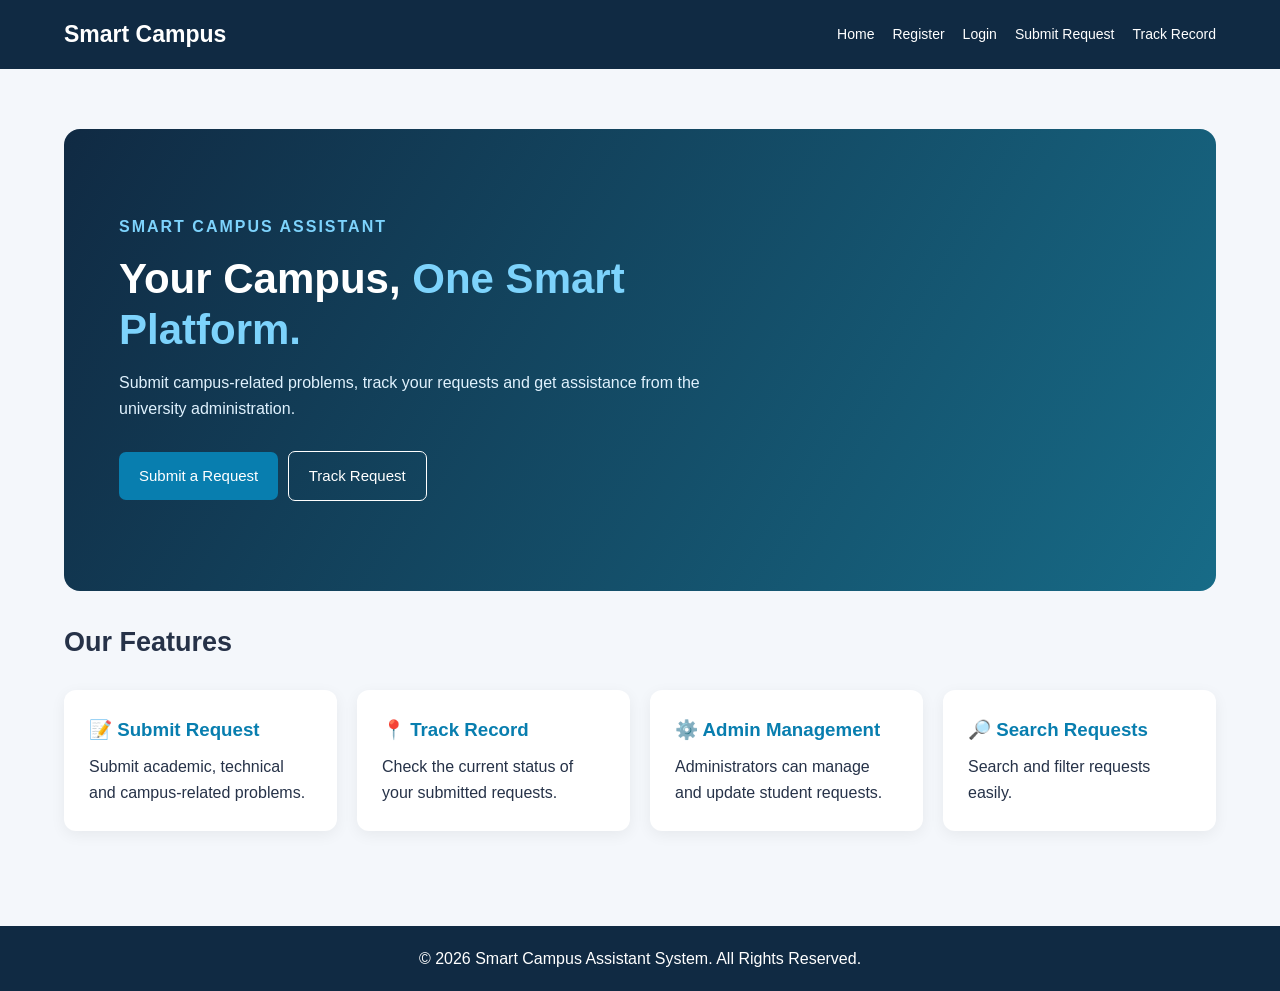
<file: index.html>
<!DOCTYPE html>
<html lang="en">
<head>
    <meta charset="UTF-8">
    <meta name="viewport" content="width=device-width, initial-scale=1.0">
    <title>Smart Campus Assistant System</title>
    <link rel="stylesheet" href="style.css">
</head>
<body>

<header class="header">
    <div class="container nav">
        <a href="#home" class="logo">Smart Campus</a>

        <nav>
            <a href="#home">Home</a>
            <a href="#register">Register</a>
            <a href="#login">Login</a>
            <a href="#submit">Submit Request</a>
            <a href="#track">Track Record</a>
            <a href="#admin" id="adminNav" class="hidden">Admin</a>
        </nav>

        <button id="logoutBtn" class="btn btn-small hidden">Logout</button>
    </div>
</header>

<main class="container">

    <!-- HOME PAGE -->
    <section id="home" class="page active">
        <div class="hero">
            <div>
                <span class="tag">SMART CAMPUS ASSISTANT</span>
                <h1>Your Campus, <span>One Smart Platform.</span></h1>
                <p>
                    Submit campus-related problems, track your requests
                    and get assistance from the university administration.
                </p>
                <a href="#submit" class="btn">Submit a Request</a>
                <a href="#track" class="btn btn-outline">Track Request</a>
            </div>
        </div>

        <h2 class="section-title">Our Features</h2>

        <div class="feature-grid">
            <div class="feature-card">
                <h3>📝 Submit Request</h3>
                <p>Submit academic, technical and campus-related problems.</p>
            </div>

            <div class="feature-card">
                <h3>📍 Track Record</h3>
                <p>Check the current status of your submitted requests.</p>
            </div>

            <div class="feature-card">
                <h3>⚙️ Admin Management</h3>
                <p>Administrators can manage and update student requests.</p>
            </div>

            <div class="feature-card">
                <h3>🔎 Search Requests</h3>
                <p>Search and filter requests easily.</p>
            </div>
        </div>
    </section>

    <!-- REGISTRATION PAGE -->
    <section id="register" class="page">
        <div class="form-card">
            <h2>Create Student Account</h2>
            <p class="muted">Register to use the Smart Campus Assistant.</p>

            <form id="registerForm">
                <label>Full Name</label>
                <input type="text" id="regName" placeholder="Enter your name" required>

                <label>Student ID</label>
                <input type="text" id="regStudentId" placeholder="Enter student ID" required>

                <label>Email Address</label>
                <input type="email" id="regEmail" placeholder="Enter email" required>

                <label>Password</label>
                <input type="password" id="regPassword" placeholder="Minimum 6 characters" minlength="6" required>

                <button type="submit" class="btn full">Register</button>
            </form>

            <p class="form-footer">
                Already have an account? <a href="#login">Login</a>
            </p>
        </div>
    </section>

    <!-- LOGIN PAGE -->
    <section id="login" class="page">
        <div class="form-card">
            <h2>Welcome Back</h2>
            <p class="muted">Login to your account.</p>

            <form id="loginForm">
                <label>Email Address</label>
                <input type="email" id="loginEmail" placeholder="Enter email" required>

                <label>Password</label>
                <input type="password" id="loginPassword" placeholder="Enter password" required>

                <button type="submit" class="btn full">Login</button>
            </form>

            <p class="form-footer">
                Don't have an account? <a href="#register">Register</a>
            </p>

            <div class="demo-info">
                <strong>Demo Admin Login</strong>
                <p>Email: admin@campus.com</p>
                <p>Password: admin123</p>
            </div>
        </div>
    </section>

    <!-- SUBMIT REQUEST PAGE -->
    <section id="submit" class="page">
        <div class="form-card wide">
            <h2>Submit a Campus Request</h2>
            <p class="muted">Describe your problem and submit it to the administration.</p>

            <form id="requestForm">
                <label>Request Title</label>
                <input type="text" id="requestTitle" placeholder="Enter request title" required>

                <label>Request Category</label>
                <select id="requestCategory" required>
                    <option value="">Select category</option>
                    <option>Academic</option>
                    <option>Technical Support</option>
                    <option>Library</option>
                    <option>Transport</option>
                    <option>Administration</option>
                    <option>Other</option>
                </select>

                <label>Location</label>
                <input type="text" id="requestLocation" placeholder="Enter campus location" required>

                <label>Description</label>
                <textarea id="requestDescription" rows="5"
                    placeholder="Describe your problem..." required></textarea>

                <button type="submit" class="btn full">Submit Request</button>
            </form>
        </div>
    </section>

    <!-- TRACK RECORD PAGE -->
    <section id="track" class="page">
        <h2 class="section-title">Track Your Requests</h2>
        <p class="muted">View the status of your submitted requests.</p>

        <div id="trackLoginMessage" class="notice hidden">
            Please <a href="#login">login</a> to track your requests.
        </div>

        <div class="table-wrapper">
            <table>
                <thead>
                    <tr>
                        <th>Request ID</th>
                        <th>Title</th>
                        <th>Category</th>
                        <th>Date</th>
                        <th>Status</th>
                    </tr>
                </thead>
                <tbody id="studentRequestTable">
                    <tr><td colspan="5">No requests found.</td></tr>
                </tbody>
            </table>
        </div>
    </section>

    <!-- ADMIN DASHBOARD -->
    <section id="admin" class="page">
        <h2 class="section-title">Admin Dashboard</h2>
        <p class="muted">Manage student requests and update their status.</p>

        <div class="stats-grid">
            <div class="stat-card">
                <h3 id="totalCount">0</h3>
                <p>Total Requests</p>
            </div>
            <div class="stat-card">
                <h3 id="pendingCount">0</h3>
                <p>Pending</p>
            </div>
            <div class="stat-card">
                <h3 id="progressCount">0</h3>
                <p>In Progress</p>
            </div>
            <div class="stat-card">
                <h3 id="resolvedCount">0</h3>
                <p>Resolved</p>
            </div>
        </div>

        <div class="filter-area">
            <input type="search" id="searchInput" placeholder="Search by ID, title or student...">

            <select id="statusFilter">
                <option value="All">All Status</option>
                <option value="Pending">Pending</option>
                <option value="In Progress">In Progress</option>
                <option value="Resolved">Resolved</option>
                <option value="Rejected">Rejected</option>
            </select>

            <select id="categoryFilter">
                <option value="All">All Categories</option>
                <option>Academic</option>
                <option>Technical Support</option>
                <option>Library</option>
                <option>Transport</option>
                <option>Administration</option>
                <option>Other</option>
            </select>
        </div>

        <div class="table-wrapper">
            <table>
                <thead>
                    <tr>
                        <th>ID</th>
                        <th>Student</th>
                        <th>Title</th>
                        <th>Category</th>
                        <th>Description</th>
                        <th>Date</th>
                        <th>Status</th>
                        <th>Update</th>
                    </tr>
                </thead>
                <tbody id="adminRequestTable">
                    <tr><td colspan="8">No requests found.</td></tr>
                </tbody>
            </table>
        </div>
    </section>

</main>

<footer class="footer">
    <p>© 2026 Smart Campus Assistant System. All Rights Reserved.</p>
</footer>

<script src="script.js"></script>
</body>
</html>
</file>
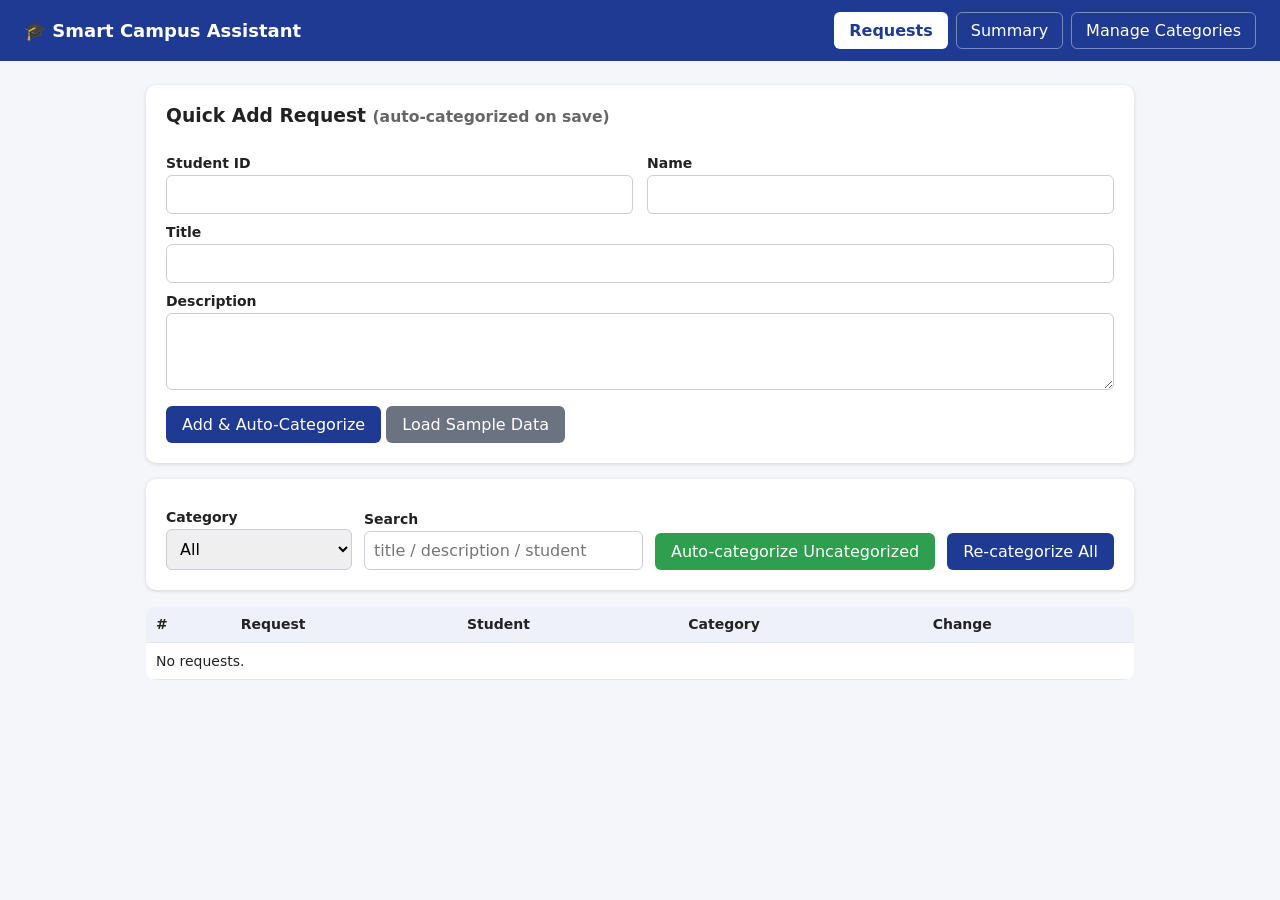
<file: CategorizeRequests.html>
<!DOCTYPE html>
<html lang="en">
<head>
<meta charset="UTF-8">
<meta name="viewport" content="width=device-width, initial-scale=1">
<title>Smart Campus - Categorize Requests</title>
<style>
  *{box-sizing:border-box}
  body{font-family:system-ui,Arial,sans-serif;margin:0;background:#f4f6fa;color:#222}
  nav{background:#1f3a93;padding:12px 24px;display:flex;gap:8px;align-items:center;flex-wrap:wrap}
  nav .brand{color:#fff;font-weight:700;font-size:18px;margin-right:auto}
  nav button{background:transparent;color:#fff;border:1px solid #ffffff66;padding:8px 14px;border-radius:6px;cursor:pointer;font:inherit}
  nav button.active{background:#fff;color:#1f3a93;font-weight:600}
  main{max-width:1020px;margin:24px auto;padding:0 16px}
  .card{background:#fff;border-radius:10px;padding:20px;box-shadow:0 1px 4px #0002;margin-bottom:16px}
  h2,h3{margin-top:0}
  label{display:block;margin-top:10px;font-weight:600;font-size:14px}
  input,select,textarea{width:100%;padding:9px;margin-top:4px;border:1px solid #ccd;border-radius:6px;font:inherit}
  .row{display:grid;grid-template-columns:1fr 1fr;gap:14px}
  .btn{background:#1f3a93;color:#fff;border:0;padding:9px 16px;border-radius:6px;cursor:pointer;margin-top:12px;font:inherit}
  .btn.sec{background:#6b7280}.btn.red{background:#c0392b}.btn.grn{background:#2e9e4f}
  .btn.sm{padding:5px 10px;margin-top:4px;font-size:13px}
  .hidden{display:none}
  .alert{background:#e7f6ec;border-left:4px solid #2e9e4f;padding:10px 14px;margin-bottom:14px;border-radius:4px}
  .alert.err{background:#fdecea;border-color:#c0392b}
  table{width:100%;border-collapse:collapse;background:#fff;border-radius:10px;overflow:hidden}
  th,td{padding:10px;border-bottom:1px solid #e3e6ee;text-align:left;font-size:14px;vertical-align:top}
  th{background:#eef1f9}
  .wrap{overflow-x:auto}
  .chip{display:inline-block;padding:3px 10px;border-radius:12px;font-size:12px;color:#fff;white-space:nowrap}
  .filters{display:grid;grid-template-columns:1fr 1.5fr auto auto;gap:12px;align-items:end}
  .grid{display:grid;grid-template-columns:repeat(auto-fill,minmax(200px,1fr));gap:12px}
  .tile{background:#fff;border-radius:10px;padding:14px;box-shadow:0 1px 4px #0002;border-top:5px solid #999;cursor:pointer}
  .tile b{font-size:26px;display:block}
  .bar{height:14px;background:#e5e7ee;border-radius:7px;overflow:hidden;margin:4px 0 12px}
  .bar i{display:block;height:100%}
  small{color:#666}
  @media(max-width:700px){.row,.filters{grid-template-columns:1fr}}
</style>
</head>
<body>

<nav>
  <span class="brand">🎓 Smart Campus Assistant</span>
  <button id="nav-requests" class="active" onclick="show('requests')">Requests</button>
  <button id="nav-summary" onclick="show('summary')">Summary</button>
  <button id="nav-cats" onclick="show('cats')">Manage Categories</button>
</nav>

<main>
  <div id="msg"></div>

  <!-- REQUESTS -->
  <section id="view-requests">
    <div class="card">
      <h3>Quick Add Request <small>(auto-categorized on save)</small></h3>
      <form id="addForm">
        <div class="row">
          <div><label>Student ID</label><input id="a_sid" required></div>
          <div><label>Name</label><input id="a_name" required></div>
        </div>
        <label>Title</label><input id="a_title" required>
        <label>Description</label><textarea id="a_desc" rows="3" required></textarea>
        <button class="btn" type="submit">Add &amp; Auto-Categorize</button>
        <button class="btn sec" type="button" onclick="addSamples()">Load Sample Data</button>
      </form>
    </div>

    <div class="card filters">
      <div><label>Category</label><select id="f_cat" onchange="renderRequests()"></select></div>
      <div><label>Search</label><input id="f_q" oninput="renderRequests()" placeholder="title / description / student"></div>
      <button class="btn grn" style="margin:0" onclick="autoAll(false)">Auto-categorize Uncategorized</button>
      <button class="btn" style="margin:0" onclick="autoAll(true)">Re-categorize All</button>
    </div>
    <div class="wrap" id="reqTable"></div>
  </section>

  <!-- SUMMARY -->
  <section id="view-summary" class="hidden">
    <div class="grid" id="tiles"></div>
    <div class="card" style="margin-top:16px"><h3>Distribution</h3><div id="bars"></div></div>
  </section>

  <!-- CATEGORIES -->
  <section id="view-cats" class="hidden">
    <div class="card">
      <h3 id="catFormTitle">Add Category</h3>
      <form id="catForm">
        <input type="hidden" id="c_old">
        <div class="row">
          <div><label>Name</label><input id="c_name" required></div>
          <div><label>Color</label><input type="color" id="c_color" value="#1f3a93" style="height:40px"></div>
        </div>
        <label>Keywords (comma separated, used for auto-categorization)</label>
        <textarea id="c_keys" rows="2" placeholder="wifi, internet, password, laptop"></textarea>
        <button class="btn" type="submit">Save Category</button>
        <button class="btn sec" type="button" onclick="resetCatForm()">Clear</button>
        <button class="btn red" type="button" onclick="resetDefaults()">Reset to Defaults</button>
      </form>
    </div>
    <div class="wrap" id="catTable"></div>
  </section>
</main>

<script>
/* ---------- Config ---------- */
const REQ_KEY = "campus_requests";      // shared with the Complaint / Service Request feature
const CAT_KEY = "campus_categories";
const FALLBACK = "Other";

const DEFAULT_CATS = [
  {name:"IT", color:"#2a7de1", keywords:"wifi, wi-fi, internet, network, password, login, portal, email, laptop, computer, software, server, projector, printer, website, lms, account, system"},
  {name:"Classroom", color:"#8e44ad", keywords:"classroom, class, room, board, whiteboard, desk, bench, chair, ac, air conditioner, fan, light, lecture, seat, projector screen, lab"},
  {name:"Transport", color:"#e67e22", keywords:"bus, transport, route, driver, shuttle, vehicle, pickup, drop, schedule, parking, van, stop"},
  {name:"Maintenance", color:"#c0392b", keywords:"leak, broken, repair, toilet, washroom, water, electricity, power, plumbing, lift, elevator, door, window, paint, clean, cleaning"},
  {name:"Lost & Found", color:"#16a085", keywords:"lost, found, missing, wallet, bag, id card, keys, umbrella, phone, belonging, stolen"},
  {name:"Academic Support", color:"#2e9e4f", keywords:"exam, result, grade, marks, course, syllabus, teacher, faculty, assignment, registration, retake, advisor, tutor, class schedule"},
  {name:"Administrative", color:"#7f8c8d", keywords:"certificate, transcript, fee, payment, scholarship, waiver, document, admission, clearance, transfer, office, form"},
  {name:"Library", color:"#d35400", keywords:"library, book, journal, borrow, return, fine, reading room"},
  {name:"Cafeteria", color:"#f39c12", keywords:"cafeteria, canteen, food, meal, menu, lunch, hygiene, price"},
  {name:FALLBACK, color:"#95a5a6", keywords:""}
];

/* ---------- Storage ---------- */
const read = (k, d) => { try { return JSON.parse(localStorage.getItem(k)) || d; } catch { return d; } };
const write = (k, v) => localStorage.setItem(k, JSON.stringify(v));
const getCats = () => { let c = read(CAT_KEY, null); if (!c) { c = DEFAULT_CATS; write(CAT_KEY, c); } return c; };
const getReqs = () => read(REQ_KEY, []);

/* ---------- Helpers ---------- */
const $ = id => document.getElementById(id);
const esc = s => String(s ?? "").replace(/[&<>"']/g, c => ({"&":"&amp;","<":"&lt;",">":"&gt;",'"':"&quot;","'":"&#39;"}[c]));
const now = () => new Date().toLocaleString();
const colorOf = n => (getCats().find(c => c.name === n) || {color:"#999"}).color;
const chip = n => n ? `<span class="chip" style="background:${colorOf(n)}">${esc(n)}</span>` : `<span class="chip" style="background:#bbb">Uncategorized</span>`;

function notify(t, err) {
  $("msg").innerHTML = `<div class="alert ${err ? "err" : ""}">${esc(t)}</div>`;
  setTimeout(() => $("msg").innerHTML = "", 4500);
}

function show(v) {
  ["requests","summary","cats"].forEach(n => {
    $("view-" + n).classList.toggle("hidden", n !== v);
    $("nav-" + n).classList.toggle("active", n === v);
  });
  if (v === "requests") renderRequests();
  if (v === "summary") renderSummary();
  if (v === "cats") renderCats();
}

/* ---------- Auto-categorization engine ---------- */
function classify(text) {
  text = " " + text.toLowerCase().replace(/[^a-z0-9&\- ]/g, " ") + " ";
  let best = FALLBACK, bestScore = 0;
  getCats().forEach(c => {
    if (c.name === FALLBACK) return;
    let score = 0;
    c.keywords.split(",").map(k => k.trim().toLowerCase()).filter(Boolean).forEach(k => {
      // whole-word match; multi-word keywords weigh more
      if (text.includes(" " + k + " ")) score += k.includes(" ") ? 2 : 1;
    });
    if (score > bestScore) { bestScore = score; best = c.name; }
  });
  return best;
}

function autoAll(force) {
  const data = getReqs();
  let n = 0;
  data.forEach(r => {
    if (force || !r.category || r.category === "Uncategorized") {
      const c = classify(r.title + " " + r.description);
      if (c !== r.category) { r.category = c; r.updated_at = now(); n++; }
    }
  });
  write(REQ_KEY, data);
  renderRequests();
  notify(`${n} request(s) categorized.`);
}

/* ---------- Requests view ---------- */
function fillFilter() {
  const sel = $("f_cat"), cur = sel.value;
  sel.innerHTML = `<option value="">All</option><option value="__none">Uncategorized</option>` +
    getCats().map(c => `<option>${esc(c.name)}</option>`).join("");
  sel.value = cur;
}

function renderRequests() {
  fillFilter();
  const fc = $("f_cat").value, q = $("f_q").value.trim().toLowerCase();
  const rows = getReqs().filter(r =>
      (!fc || (fc === "__none" ? !r.category : r.category === fc)) &&
      (!q || [r.title, r.description, r.student_name, r.student_id].some(x => (x || "").toLowerCase().includes(q))))
    .sort((a, b) => b.id - a.id);

  const opts = sel => `<option value="">Uncategorized</option>` +
    getCats().map(c => `<option ${c.name === sel ? "selected" : ""}>${esc(c.name)}</option>`).join("");

  $("reqTable").innerHTML = `<table>
    <tr><th>#</th><th>Request</th><th>Student</th><th>Category</th><th>Change</th></tr>
    ${rows.map(r => `<tr>
      <td>${r.id}</td>
      <td><b>${esc(r.title)}</b><br>${esc(r.description)}</td>
      <td>${esc(r.student_name)}<br><small>${esc(r.student_id)}</small></td>
      <td>${chip(r.category)}</td>
      <td><select onchange="setCat(${r.id}, this.value)">${opts(r.category)}</select>
          <button class="btn sm grn" onclick="suggest(${r.id})">Auto</button></td>
    </tr>`).join("") || `<tr><td colspan="5">No requests.</td></tr>`}
  </table>`;
}

function setCat(id, cat) {
  const data = getReqs(), r = data.find(x => x.id === id);
  if (!r) return;
  r.category = cat; r.updated_at = now();
  write(REQ_KEY, data);
  renderRequests();
  notify(`Request #${id} set to ${cat || "Uncategorized"}.`);
}

function suggest(id) {
  const r = getReqs().find(x => x.id === id);
  if (r) setCat(id, classify(r.title + " " + r.description));
}

$("addForm").addEventListener("submit", e => {
  e.preventDefault();
  const data = getReqs();
  const id = data.length ? Math.max(...data.map(r => r.id)) + 1 : 1;
  const title = $("a_title").value.trim(), description = $("a_desc").value.trim();
  const category = classify(title + " " + description);
  data.push({
    id, student_id: $("a_sid").value.trim(), student_name: $("a_name").value.trim(),
    email: "", title, description, category, location: "", priority: "Medium",
    status: "Pending", remarks: "", created_at: now(), updated_at: now()
  });
  write(REQ_KEY, data);
  e.target.reset();
  renderRequests();
  notify(`Request #${id} added and categorized as ${category}.`);
});

function addSamples() {
  const S = [
    ["WiFi not working in library","Cannot connect to the internet since morning, password rejected."],
    ["Projector broken in room 502","The projector in classroom 502 does not turn on."],
    ["Bus 7 arrives late","Morning bus route 7 is delayed almost daily, driver changes schedule."],
    ["Water leak in washroom","Washroom on 3rd floor has a leaking pipe and no water."],
    ["Lost my wallet","Lost black wallet with ID card near the cafeteria."],
    ["Need transcript and certificate","Requesting official transcript, payment already made."],
    ["Exam result not published","Marks for midterm exam are missing in the portal."],
    ["Suggestion for new club room","We would like a space for the robotics club."]
  ];
  const data = getReqs();
  let id = data.length ? Math.max(...data.map(r => r.id)) : 0;
  S.forEach(([title, description], i) => data.push({
    id: ++id, student_id: "232-35-" + (300 + i), student_name: "Sample Student " + (i + 1), email: "",
    title, description, category: "", location: "", priority: "Medium",
    status: "Pending", remarks: "", created_at: now(), updated_at: now()
  }));
  write(REQ_KEY, data);
  renderRequests();
  notify("Sample requests loaded (uncategorized). Click Auto-categorize.");
}

/* ---------- Summary ---------- */
function renderSummary() {
  const reqs = getReqs(), cats = getCats();
  const counts = cats.map(c => ({...c, n: reqs.filter(r => r.category === c.name).length}));
  const none = reqs.filter(r => !r.category).length;
  const total = reqs.length || 1;

  $("tiles").innerHTML = counts.map(c => `
    <div class="tile" style="border-color:${c.color}" onclick="filterTo('${esc(c.name).replace(/'/g, "\\'")}')">
      <b>${c.n}</b>${esc(c.name)}</div>`).join("") +
    `<div class="tile" style="border-color:#bbb" onclick="filterTo('__none')"><b>${none}</b>Uncategorized</div>`;

  $("bars").innerHTML = counts.concat([{name:"Uncategorized", color:"#bbb", n:none}]).map(c => `
    <div>${esc(c.name)} <small>(${c.n} - ${Math.round(c.n / total * 100)}%)</small></div>
    <div class="bar"><i style="width:${c.n / total * 100}%;background:${c.color}"></i></div>`).join("");
}

function filterTo(c) { show("requests"); $("f_cat").value = c; renderRequests(); }

/* ---------- Manage categories ---------- */
function renderCats() {
  const reqs = getReqs();
  $("catTable").innerHTML = `<table>
    <tr><th>Category</th><th>Keywords</th><th>Requests</th><th>Action</th></tr>
    ${getCats().map(c => `<tr>
      <td>${chip(c.name)}</td><td><small>${esc(c.keywords) || "-"}</small></td>
      <td>${reqs.filter(r => r.category === c.name).length}</td>
      <td><button class="btn sm" onclick="editCat('${esc(c.name).replace(/'/g, "\\'")}')">Edit</button>
          ${c.name === FALLBACK ? "" : `<button class="btn sm red" onclick="delCat('${esc(c.name).replace(/'/g, "\\'")}')">Delete</button>`}</td>
    </tr>`).join("")}
  </table>`;
}

function resetCatForm() {
  $("catForm").reset(); $("c_old").value = ""; $("c_color").value = "#1f3a93";
  $("catFormTitle").textContent = "Add Category"; $("c_name").readOnly = false;
}

function editCat(name) {
  const c = getCats().find(x => x.name === name);
  if (!c) return;
  $("c_old").value = c.name; $("c_name").value = c.name;
  $("c_color").value = c.color; $("c_keys").value = c.keywords;
  $("c_name").readOnly = c.name === FALLBACK;
  $("catFormTitle").textContent = "Edit Category: " + c.name;
  window.scrollTo({top: 0, behavior: "smooth"});
}

$("catForm").addEventListener("submit", e => {
  e.preventDefault();
  const cats = getCats(), old = $("c_old").value, name = $("c_name").value.trim();
  if (cats.some(c => c.name.toLowerCase() === name.toLowerCase() && c.name !== old)) return notify("Category already exists.", true);
  const obj = {name, color: $("c_color").value, keywords: $("c_keys").value.trim()};
  if (old) {
    cats[cats.findIndex(c => c.name === old)] = obj;
    if (old !== name) {                       // keep requests linked when renamed
      const data = getReqs(); data.forEach(r => { if (r.category === old) r.category = name; }); write(REQ_KEY, data);
    }
  } else {
    cats.splice(cats.length - 1, 0, obj);     // keep "Other" last
  }
  write(CAT_KEY, cats);
  resetCatForm(); renderCats();
  notify(`Category "${name}" saved.`);
});

function delCat(name) {
  if (!confirm(`Delete "${name}"? Its requests become Uncategorized.`)) return;
  write(CAT_KEY, getCats().filter(c => c.name !== name));
  const data = getReqs(); data.forEach(r => { if (r.category === name) r.category = ""; }); write(REQ_KEY, data);
  renderCats();
  notify(`Category "${name}" deleted.`);
}

function resetDefaults() {
  if (!confirm("Reset all categories to defaults?")) return;
  write(CAT_KEY, DEFAULT_CATS); renderCats(); notify("Categories reset.");
}

/* ---------- Init ---------- */
getCats();
renderRequests();
</script>
</body>
</html>
</file>
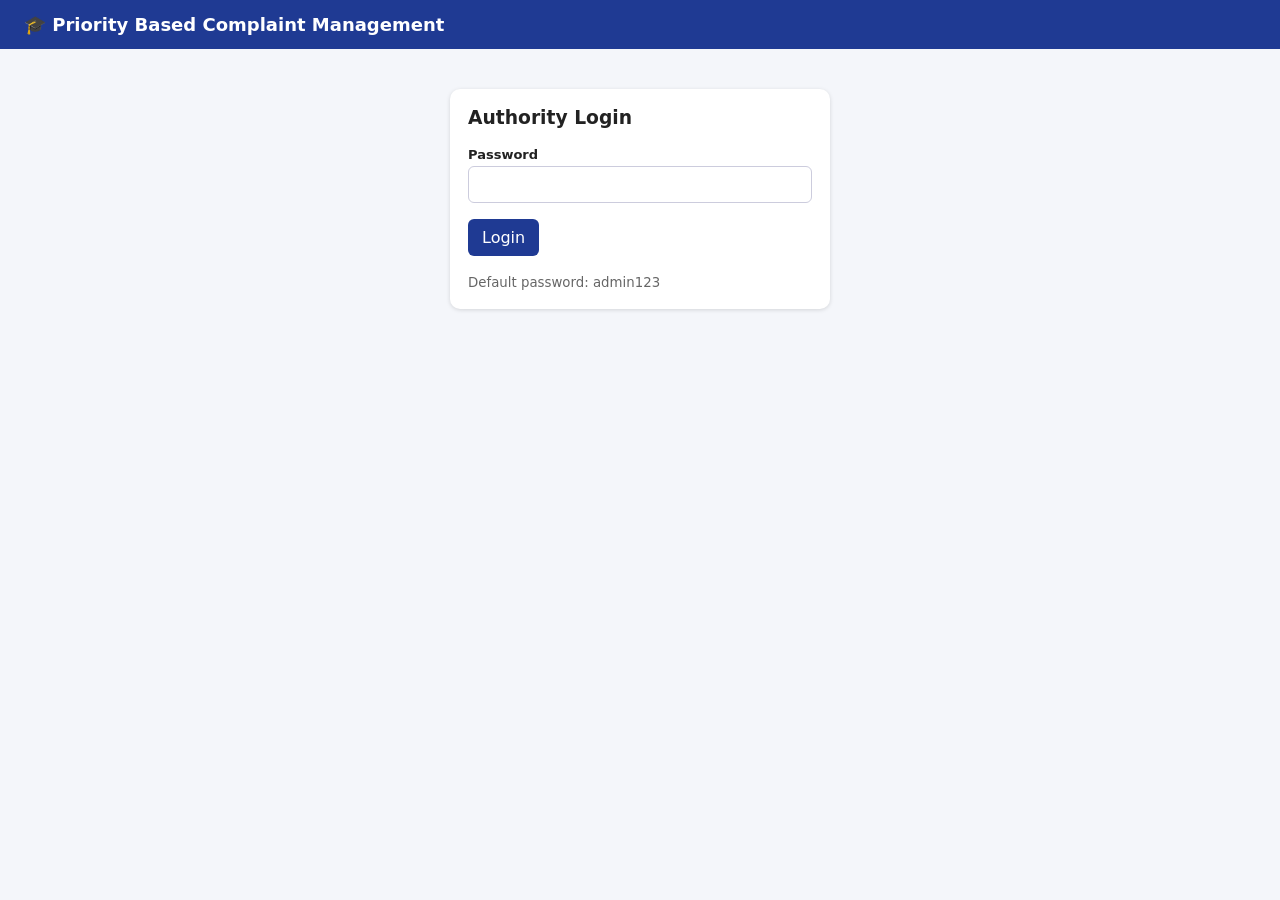
<file: PriorityBasedManagement.html>
<!DOCTYPE html>
<html lang="en">
<head>
<meta charset="UTF-8">
<meta name="viewport" content="width=device-width, initial-scale=1">
<title>Smart Campus - Priority Based Complaint Management</title>
<style>
  *{box-sizing:border-box}
  body{font-family:system-ui,Arial,sans-serif;margin:0;background:#f4f6fa;color:#222}
  nav{background:#1f3a93;padding:14px 24px;color:#fff;font-weight:700;font-size:18px;display:flex;justify-content:space-between;align-items:center}
  nav button{background:transparent;color:#fff;border:1px solid #ffffff66;padding:6px 12px;border-radius:6px;cursor:pointer;font:inherit}
  main{max-width:1150px;margin:24px auto;padding:0 16px}
  .card{background:#fff;border-radius:10px;padding:18px;box-shadow:0 1px 4px #0002;margin-bottom:16px}
  h3{margin-top:0}
  label{display:block;font-weight:600;font-size:13px}
  input,select{width:100%;padding:8px;margin-top:4px;border:1px solid #ccd;border-radius:6px;font:inherit}
  .btn{background:#1f3a93;color:#fff;border:0;padding:9px 14px;border-radius:6px;cursor:pointer;font:inherit}
  .btn.sec{background:#6b7280}.btn.red{background:#c0392b}.btn.grn{background:#2e9e4f}.btn.org{background:#e67e22}
  .btn.sm{padding:5px 9px;font-size:13px;margin-top:5px}
  .hidden{display:none}
  .alert{background:#e7f6ec;border-left:4px solid #2e9e4f;padding:10px 14px;margin-bottom:14px;border-radius:4px}
  .alert.err{background:#fdecea;border-color:#c0392b}
  .stats{display:grid;grid-template-columns:repeat(5,1fr);gap:12px;margin-bottom:16px}
  .tile{background:#fff;border-radius:10px;padding:14px;text-align:center;box-shadow:0 1px 4px #0002;border-top:5px solid #999;cursor:pointer}
  .tile b{font-size:26px;display:block}.tile small{display:block}
  .t-Urgent{border-color:#c0392b}.t-High{border-color:#e67e22}.t-Medium{border-color:#2a7de1}.t-Low{border-color:#2e9e4f}.t-Overdue{border-color:#000}
  .filters{display:grid;grid-template-columns:1.5fr 1fr 1fr 1fr auto;gap:12px;align-items:end}
  .wrap{overflow-x:auto}
  table{width:100%;border-collapse:collapse;background:#fff;border-radius:10px;overflow:hidden}
  th,td{padding:10px;border-bottom:1px solid #e3e6ee;text-align:left;font-size:14px;vertical-align:top}
  th{background:#eef1f9}
  tr.overdue{background:#fff4f2}
  .pri{padding:3px 10px;border-radius:12px;font-size:12px;color:#fff;font-weight:700}
  .pr-Urgent{background:#c0392b}.pr-High{background:#e67e22}.pr-Medium{background:#2a7de1}.pr-Low{background:#2e9e4f}
  .badge{padding:3px 10px;border-radius:12px;font-size:12px;color:#fff;white-space:nowrap}
  .b-Pending{background:#e69500}.b-In-Progress{background:#2a7de1}.b-Resolved{background:#2e9e4f}.b-Rejected{background:#c0392b}
  .sla{font-size:12px;font-weight:600;margin-top:4px}
  .sla.ok{color:#2e9e4f}.sla.warn{color:#e67e22}.sla.bad{color:#c0392b}
  .meter{height:6px;background:#e5e7ee;border-radius:3px;overflow:hidden;margin-top:4px;width:110px}
  .meter i{display:block;height:100%}
  .bar{display:flex;gap:8px;justify-content:space-between;align-items:center;margin-bottom:10px;flex-wrap:wrap}
  .sla-grid{display:grid;grid-template-columns:repeat(4,1fr);gap:12px}
  small{color:#666}
  @media(max-width:800px){.stats,.filters,.sla-grid{grid-template-columns:1fr 1fr}}
</style>
</head>
<body>
<nav><span>🎓 Priority Based Complaint Management</span><button id="logoutBtn" class="hidden" onclick="logout()">Logout</button></nav>

<main>
  <div id="msg"></div>

  <!-- LOGIN -->
  <div id="login" class="card" style="max-width:380px;margin:40px auto">
    <h3>Authority Login</h3>
    <form id="loginForm"><label>Password</label><input type="password" id="pw" required>
      <p><button class="btn" type="submit">Login</button></p></form>
    <small>Default password: admin123</small>
  </div>

  <!-- PANEL -->
  <div id="panel" class="hidden">
    <div class="stats" id="stats"></div>

    <div class="card">
      <h3>SLA Targets <small>(hours to resolve)</small></h3>
      <div class="sla-grid" id="slaGrid"></div>
      <button class="btn sm" onclick="saveSLA()">Save SLA</button>
    </div>

    <div class="card filters">
      <div><label>Search</label><input id="f_q" placeholder="title / student / ticket #"></div>
      <div><label>Priority</label><select id="f_pri"></select></div>
      <div><label>Status</label><select id="f_status"></select></div>
      <div><label>View</label><select id="f_view">
        <option value="open">Open only</option><option value="overdue">Overdue only</option><option value="all">All (incl. closed)</option></select></div>
      <button class="btn sec" onclick="clearFilters()">Clear</button>
    </div>

    <div class="bar">
      <span id="count"></span>
      <span>
        <button class="btn grn sm" onclick="applySuggestions()">Apply Suggested Priorities</button>
        <button class="btn org sm" onclick="escalateOverdue()">Escalate All Overdue</button>
        <button class="btn sm" onclick="addSamples()">Load Sample Data</button>
      </span>
    </div>
    <div class="wrap" id="queue"></div>
  </div>
</main>

<script>
/* ---------- Config ---------- */
const REQ_KEY = "campus_requests";            // shared with other features
const SLA_KEY = "campus_sla";
const PASSWORD = "admin123";
const PRIORITIES = ["Low","Medium","High","Urgent"];            // low -> high
const STATUSES = ["Pending","In Progress","Resolved","Rejected"];
const WEIGHT = {Urgent:1000, High:300, Medium:100, Low:10};
const DEFAULT_SLA = {Urgent:4, High:24, Medium:72, Low:168};

// keyword rules for suggested priority (checked top to bottom)
const RULES = [
  ["Urgent", ["fire","smoke","short circuit","electric shock","gas leak","injury","injured","emergency","harass","ragging","threat","ambulance","medical","unsafe","stuck in lift"]],
  ["High",   ["exam","deadline","leak","no water","power cut","power outage","blackout","not working","broken","lift","result missing","fee","clearance","urgent","asap"]],
  ["Low",    ["suggestion","feedback","idea","request for new","would like","improve","recommend"]]
];

/* ---------- Helpers ---------- */
const $ = id => document.getElementById(id);
const read = () => { try { return JSON.parse(localStorage.getItem(REQ_KEY)) || []; } catch { return []; } };
const write = d => localStorage.setItem(REQ_KEY, JSON.stringify(d));
const getSLA = () => { try { return {...DEFAULT_SLA, ...JSON.parse(localStorage.getItem(SLA_KEY))}; } catch { return {...DEFAULT_SLA}; } };
const esc = s => String(s ?? "").replace(/[&<>"']/g, c => ({"&":"&amp;","<":"&lt;",">":"&gt;",'"':"&quot;","'":"&#39;"}[c]));
const now = () => new Date().toLocaleString();
const isOpen = r => r.status === "Pending" || r.status === "In Progress";
const ts = r => r.created_ts || Date.parse(r.created_at) || Date.now();
const badge = s => `<span class="badge b-${String(s).replace(" ","-")}">${esc(s)}</span>`;
const pri = p => `<span class="pri pr-${p}">${esc(p)}</span>`;
const fillSel = (el, arr) => el.innerHTML = `<option value="">All</option>` + arr.map(x => `<option>${x}</option>`).join("");

function notify(t, err) {
  $("msg").innerHTML = `<div class="alert ${err ? "err" : ""}">${esc(t)}</div>`;
  setTimeout(() => $("msg").innerHTML = "", 4500);
}

function logHistory(r, status, note) {
  if (!Array.isArray(r.history)) {
    r.history = [{status: "Pending", note: "Request submitted.", at: r.created_at}];
  }
  r.history.push({status, note, at: now()});
}

/* ---------- Priority / SLA logic ---------- */
function suggest(r) {
  const text = " " + (r.title + " " + r.description).toLowerCase() + " ";
  for (const [p, words] of RULES) if (words.some(w => text.includes(w))) return p;
  return "Medium";
}

function slaInfo(r) {
  const sla = getSLA()[r.priority] || 72;
  const elapsed = (Date.now() - ts(r)) / 3600000;       // hours
  const ratio = elapsed / sla;
  return { sla, elapsed, ratio, overdue: isOpen(r) && ratio >= 1, left: sla - elapsed };
}

const score = r => (WEIGHT[r.priority] || 100) + slaInfo(r).ratio * 100;

function fmtH(h) {
  const a = Math.abs(h);
  const t = a >= 24 ? `${Math.floor(a / 24)}d ${Math.round(a % 24)}h` : `${Math.floor(a)}h ${Math.round((a % 1) * 60)}m`;
  return t;
}

/* ---------- Auth ---------- */
function syncAuth() {
  const ok = sessionStorage.getItem("campus_admin") === "1";
  $("login").classList.toggle("hidden", ok);
  $("panel").classList.toggle("hidden", !ok);
  $("logoutBtn").classList.toggle("hidden", !ok);
  if (ok) render();
}
$("loginForm").addEventListener("submit", e => {
  e.preventDefault();
  if ($("pw").value === PASSWORD) { sessionStorage.setItem("campus_admin", "1"); $("pw").value = ""; syncAuth(); }
  else notify("Wrong password.", true);
});
function logout() { sessionStorage.removeItem("campus_admin"); syncAuth(); }

/* ---------- Render ---------- */
function renderStats() {
  const open = read().filter(isOpen);
  const overdue = open.filter(r => slaInfo(r).overdue).length;
  $("stats").innerHTML = [...PRIORITIES].reverse().map(p =>
      `<div class="tile t-${p}" onclick="quick('${p}')"><b>${open.filter(r => r.priority === p).length}</b>${p}<small>open</small></div>`).join("") +
    `<div class="tile t-Overdue" onclick="quickOverdue()"><b>${overdue}</b>Overdue<small>past SLA</small></div>`;
}

function renderSLA() {
  const s = getSLA();
  $("slaGrid").innerHTML = [...PRIORITIES].reverse().map(p =>
    `<div><label>${pri(p)} hours</label><input type="number" min="1" id="sla_${p}" value="${s[p]}"></div>`).join("");
}

function filtered() {
  const q = $("f_q").value.trim().toLowerCase(), fp = $("f_pri").value, fs = $("f_status").value, v = $("f_view").value;
  return read().filter(r => {
    if (v === "open" && !isOpen(r)) return false;
    if (v === "overdue" && !slaInfo(r).overdue) return false;
    if (fp && r.priority !== fp) return false;
    if (fs && r.status !== fs) return false;
    if (q && ![r.title, r.student_name, r.student_id, String(r.id)].some(x => String(x ?? "").toLowerCase().includes(q))) return false;
    return true;
  }).sort((a, b) => (isOpen(b) - isOpen(a)) || score(b) - score(a));
}

function render() {
  renderStats();
  const rows = filtered();
  $("count").innerHTML = `<b>${rows.length}</b> request(s) - sorted by priority, then SLA urgency`;

  $("queue").innerHTML = `<table>
    <tr><th>#</th><th>Request</th><th>Priority</th><th>SLA</th><th>Status</th><th>Action</th></tr>
    ${rows.map(r => {
      const i = slaInfo(r), open = isOpen(r);
      const cls = i.overdue ? "bad" : (i.ratio > 0.75 ? "warn" : "ok");
      const pct = Math.min(100, i.ratio * 100);
      const sg = suggest(r);
      return `<tr class="${i.overdue ? "overdue" : ""}">
        <td>${r.id}</td>
        <td><b>${esc(r.title)}</b><br><small>${esc(r.student_name)} (${esc(r.student_id)}) | ${esc(r.category) || "Uncategorized"}</small>
            <br>${esc(r.description)}</td>
        <td>${pri(r.priority)}${open && sg !== r.priority ? `<br><small>Suggested: <b>${sg}</b></small>` : ""}</td>
        <td>${open ? `<div class="sla ${cls}">${i.overdue ? "Overdue by " + fmtH(i.left) : fmtH(i.left) + " left"}</div>
              <div class="meter"><i style="width:${pct}%;background:${i.overdue ? "#c0392b" : (i.ratio > .75 ? "#e67e22" : "#2e9e4f")}"></i></div>
              <small>SLA ${i.sla}h</small>` : "<small>Closed</small>"}</td>
        <td>${badge(r.status)}</td>
        <td>
          <select id="pr-${r.id}">${PRIORITIES.map(p => `<option ${p === r.priority ? "selected" : ""}>${p}</option>`).join("")}</select>
          <select id="st-${r.id}" style="margin-top:5px">${STATUSES.map(s => `<option ${s === r.status ? "selected" : ""}>${s}</option>`).join("")}</select>
          <input id="rm-${r.id}" placeholder="Remarks" value="${esc(r.remarks)}" style="margin-top:5px">
          <button class="btn sm" onclick="saveRow(${r.id})">Save</button>
          ${open ? `<button class="btn sm org" onclick="escalate(${r.id})">Escalate</button>` : ""}
        </td></tr>`;
    }).join("") || `<tr><td colspan="6">No requests.</td></tr>`}
  </table>`;
}

/* ---------- Actions ---------- */
function quick(p) { $("f_pri").value = p; $("f_view").value = "open"; render(); }
function quickOverdue() { $("f_view").value = "overdue"; render(); }
function clearFilters() { $("f_q").value = ""; $("f_pri").value = ""; $("f_status").value = ""; $("f_view").value = "open"; render(); }

function saveRow(id) {
  const data = read(), r = data.find(x => x.id === id);
  if (!r) return;
  const np = $("pr-" + id).value, ns = $("st-" + id).value, remarks = $("rm-" + id).value.trim();
  const notes = [];
  if (np !== r.priority) { notes.push(`Priority changed ${r.priority} to ${np}.`); r.priority = np; }
  if (ns !== r.status || remarks !== (r.remarks || "")) {
    notes.push(remarks || "Status updated.");
    r.status = ns; r.remarks = remarks;
  }
  if (notes.length) { logHistory(r, r.status, notes.join(" ")); r.updated_at = now(); write(data); notify(`Request #${id} updated.`); }
  render();
}

function bump(r, reason) {
  const i = PRIORITIES.indexOf(r.priority);
  if (i >= PRIORITIES.length - 1) return false;
  const old = r.priority;
  r.priority = PRIORITIES[i + 1];
  logHistory(r, r.status, `Priority escalated ${old} to ${r.priority}. ${reason}`);
  r.updated_at = now();
  return true;
}

function escalate(id) {
  const data = read(), r = data.find(x => x.id === id);
  if (!r) return;
  if (!bump(r, "Manual escalation.")) return notify("Already at the highest priority.", true);
  write(data); render(); notify(`Request #${id} escalated to ${r.priority}.`);
}

function escalateOverdue() {
  const data = read();
  let n = 0;
  data.filter(r => isOpen(r) && slaInfo(r).overdue).forEach(r => { if (bump(r, "Auto-escalated: SLA breached.")) n++; });
  write(data); render();
  notify(`${n} overdue request(s) escalated.`);
}

function applySuggestions() {
  if (!confirm("Set priority of all open requests to the keyword-based suggestion?")) return;
  const data = read();
  let n = 0;
  data.filter(isOpen).forEach(r => {
    const s = suggest(r);
    if (s !== r.priority) { logHistory(r, r.status, `Priority set ${r.priority} to ${s} (suggested).`); r.priority = s; r.updated_at = now(); n++; }
  });
  write(data); render();
  notify(`${n} request(s) re-prioritized.`);
}

function saveSLA() {
  const s = {};
  PRIORITIES.forEach(p => s[p] = Math.max(1, +$("sla_" + p).value || DEFAULT_SLA[p]));
  localStorage.setItem(SLA_KEY, JSON.stringify(s));
  render(); notify("SLA targets saved.");
}

function addSamples() {
  const H = h => Date.now() - h * 3600000;
  const S = [
    ["Sparks from socket in Lab 3","Fire risk, sparks coming from wall socket, smoke smell.","Maintenance",  "Medium", 2],
    ["WiFi not working in library","Internet is down since morning.","IT","Medium", 30],
    ["Midterm result missing","Marks are not on the portal and the exam board closes soon.","Academic Support","Medium", 20],
    ["Suggestion: add more benches","Would like more benches in the garden.","Other","Medium", 10],
    ["Water leak in washroom","3rd floor pipe is leaking badly.","Maintenance","High", 40],
    ["Bus 7 is late","Morning bus delayed almost daily.","Transport","Low", 200],
    ["Need transcript copy","Requesting transcript, fee paid.","Administrative","Medium", 5]
  ];
  const data = read();
  let id = data.length ? Math.max(...data.map(r => r.id)) : 0;
  S.forEach(([title, description, category, priority, hrs], i) => data.push({
    id: ++id, student_id: "232-35-" + (300 + i), student_name: "Sample Student " + (i + 1), email: "",
    title, description, category, priority, status: i === 4 ? "In Progress" : "Pending", location: "", remarks: "",
    created_ts: H(hrs), created_at: new Date(H(hrs)).toLocaleString(), updated_at: now()
  }));
  write(data); render();
  notify("Sample requests loaded. Try Apply Suggested Priorities.");
}

/* ---------- Init ---------- */
fillSel($("f_pri"), [...PRIORITIES].reverse());
fillSel($("f_status"), STATUSES);
renderSLA();
["f_q","f_pri","f_status","f_view"].forEach(i => $(i).addEventListener("input", render));
window.addEventListener("storage", () => { if (!$("panel").classList.contains("hidden")) render(); });
setInterval(() => { if (!$("panel").classList.contains("hidden")) render(); }, 60000);   // refresh SLA timers
syncAuth();
</script>
</body>
</html>
</file>
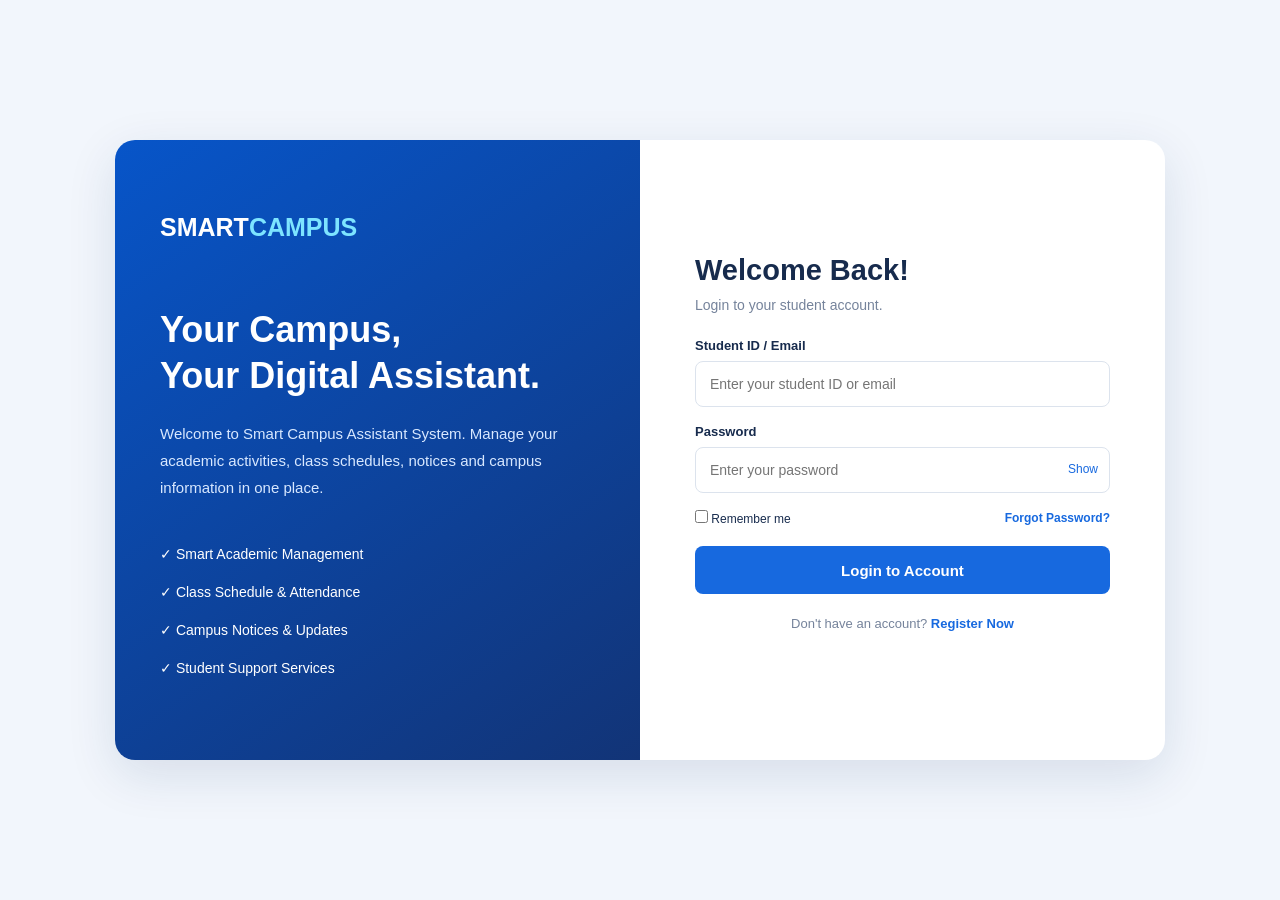
<file: reg_login.html>
<!DOCTYPE html>
<html lang="en">
<head>
<meta charset="UTF-8">
<meta name="viewport" content="width=device-width, initial-scale=1.0">
<title>Smart Campus Assistant | Student Portal</title>

<style>
* {
    margin: 0;
    padding: 0;
    box-sizing: border-box;
    font-family: Arial, sans-serif;
}

body {
    min-height: 100vh;
    background: #f2f6fc;
    display: flex;
    justify-content: center;
    align-items: center;
    padding: 25px;
    color: #172b4d;
}

.container {
    width: 100%;
    max-width: 1050px;
    min-height: 620px;
    display: grid;
    grid-template-columns: 1fr 1fr;
    background: white;
    border-radius: 20px;
    overflow: hidden;
    box-shadow: 0 15px 50px rgba(20, 50, 100, 0.12);
}

/* Left side */

.left-panel {
    background: linear-gradient(145deg, #0755c9, #123477);
    color: white;
    padding: 55px 45px;
    display: flex;
    flex-direction: column;
    justify-content: center;
}

.logo {
    font-size: 25px;
    font-weight: bold;
    margin-bottom: 65px;
}

.logo span {
    color: #7de4ff;
}

.left-panel h1 {
    font-size: 36px;
    line-height: 1.3;
    margin-bottom: 20px;
}

.left-panel p {
    color: #d8e8ff;
    line-height: 1.8;
    font-size: 15px;
}

.features {
    margin-top: 35px;
    line-height: 2.7;
    font-size: 14px;
}

/* Right side */

.right-panel {
    padding: 45px 55px;
    display: flex;
    justify-content: center;
    flex-direction: column;
}

.form-header {
    margin-bottom: 25px;
}

.form-header h2 {
    font-size: 29px;
    margin-bottom: 10px;
}

.form-header p {
    color: #75839b;
    font-size: 14px;
}

.form {
    display: none;
}

.form.active {
    display: block;
}

.input-group {
    margin-bottom: 17px;
}

.input-group label {
    display: block;
    font-size: 13px;
    font-weight: bold;
    margin-bottom: 8px;
}

.input-group input,
.input-group select {
    width: 100%;
    height: 46px;
    padding: 0 14px;
    border: 1px solid #dce3ed;
    border-radius: 8px;
    outline: none;
    font-size: 14px;
    background: #fff;
}

.input-group input:focus,
.input-group select:focus {
    border-color: #1769df;
    box-shadow: 0 0 0 3px rgba(23,105,223,.1);
}

.password-box {
    position: relative;
}

.password-box input {
    padding-right: 60px;
}

.toggle {
    position: absolute;
    right: 12px;
    top: 15px;
    border: none;
    background: none;
    color: #1769df;
    cursor: pointer;
    font-size: 12px;
}

.options {
    display: flex;
    justify-content: space-between;
    align-items: center;
    font-size: 12px;
    margin-bottom: 20px;
}

.options a, .switch a {
    color: #1769df;
    text-decoration: none;
    font-weight: bold;
}

.primary-btn {
    width: 100%;
    height: 48px;
    background: #1769df;
    color: white;
    border: none;
    border-radius: 8px;
    font-size: 15px;
    font-weight: bold;
    cursor: pointer;
    transition: .2s;
}

.primary-btn:hover {
    background: #0c4eae;
}

.switch {
    text-align: center;
    margin-top: 22px;
    font-size: 13px;
    color: #75839b;
}

.switch a {
    cursor: pointer;
}

.message {
    margin-top: 15px;
    font-size: 13px;
    color: #13834a;
    text-align: center;
}

.terms {
    font-size: 12px;
    color: #75839b;
    margin: 5px 0 18px;
    line-height: 1.5;
}

@media(max-width: 750px) {
    body {
        padding: 12px;
        align-items: flex-start;
    }

    .container {
        grid-template-columns: 1fr;
        max-width: 480px;
    }

    .left-panel {
        padding: 25px;
        min-height: 210px;
    }

    .logo {
        margin-bottom: 25px;
        font-size: 21px;
    }

    .left-panel h1 {
        font-size: 25px;
    }

    .left-panel p {
        font-size: 13px;
    }

    .features {
        display: none;
    }

    .right-panel {
        padding: 30px 25px;
    }

    .form-header h2 {
        font-size: 25px;
    }
}
</style>
</head>

<body>

<div class="container">

    <!-- Left Panel -->
    <div class="left-panel">
        <div class="logo">SMART<span>CAMPUS</span></div>

        <h1>Your Campus,<br>Your Digital Assistant.</h1>

        <p>
            Welcome to Smart Campus Assistant System.
            Manage your academic activities, class schedules,
            notices and campus information in one place.
        </p>

        <div class="features">
            ✓ Smart Academic Management<br>
            ✓ Class Schedule & Attendance<br>
            ✓ Campus Notices & Updates<br>
            ✓ Student Support Services
        </div>
    </div>

    <!-- Right Panel -->
    <div class="right-panel">

        <!-- LOGIN FORM -->
        <form class="form active" id="loginForm">
            <div class="form-header">
                <h2>Welcome Back!</h2>
                <p>Login to your student account.</p>
            </div>

            <div class="input-group">
                <label>Student ID / Email</label>
                <input type="text" placeholder="Enter your student ID or email" required>
            </div>

            <div class="input-group">
                <label>Password</label>
                <div class="password-box">
                    <input type="password" id="loginPassword"
                    placeholder="Enter your password" required>
                    <button type="button" class="toggle"
                    onclick="togglePassword('loginPassword', this)">Show</button>
                </div>
            </div>

            <div class="options">
                <label><input type="checkbox"> Remember me</label>
                <a href="#" onclick="alert('Please contact your administrator to reset your password.')">Forgot Password?</a>
            </div>

            <button type="submit" class="primary-btn">Login to Account</button>

            <div class="switch">
                Don't have an account?
                <a onclick="showForm('register')">Register Now</a>
            </div>

            <p class="message" id="loginMessage"></p>
        </form>


        <!-- REGISTRATION FORM -->
        <form class="form" id="registerForm">

            <div class="form-header">
                <h2>Create Account</h2>
                <p>Register as a new student.</p>
            </div>

            <div class="input-group">
                <label>Full Name</label>
                <input type="text" placeholder="Enter your full name" required>
            </div>

            <div class="input-group">
                <label>Student ID</label>
                <input type="text" placeholder="Enter your student ID" required>
            </div>

            <div class="input-group">
                <label>Email Address</label>
                <input type="email" placeholder="Enter your university email" required>
            </div>

            <div class="input-group">
                <label>Department</label>
                <select required>
                    <option value="">Select Department</option>
                    <option>Software Engineering</option>
                    <option>Computer Science & Engineering</option>
                    <option>Electrical & Electronic Engineering</option>
                    <option>Business Administration</option>
                    <option>English</option>
                    <option>Other</option>
                </select>
            </div>

            <div class="input-group">
                <label>Password</label>
                <div class="password-box">
                    <input type="password" id="regPassword"
                    placeholder="Create a password" minlength="8" required>
                    <button type="button" class="toggle"
                    onclick="togglePassword('regPassword', this)">Show</button>
                </div>
            </div>

            <div class="input-group">
                <label>Confirm Password</label>
                <input type="password" id="confirmPassword"
                placeholder="Confirm your password" required>
            </div>

            <div class="terms">
                <label>
                    <input type="checkbox" id="agreeTerms" required>
                    I agree to the Terms & Conditions.
                </label>
            </div>

            <button type="submit" class="primary-btn">
                Create Student Account
            </button>

            <div class="switch">
                Already have an account?
                <a onclick="showForm('login')">Login Now</a>
            </div>

            <p class="message" id="registerMessage"></p>
        </form>

    </div>
</div>


<script>

// Switch between forms

function showForm(form) {
    document.getElementById('loginForm').classList.remove('active');
    document.getElementById('registerForm').classList.remove('active');

    document.getElementById(form + 'Form').classList.add('active');
}

// Show and hide password

function togglePassword(id, button) {
    const input = document.getElementById(id);

    if (input.type === 'password') {
        input.type = 'text';
        button.textContent = 'Hide';
    } else {
        input.type = 'password';
        button.textContent = 'Show';
    }
}

// Login form demo

document.getElementById('loginForm').addEventListener('submit', function(e) {
    e.preventDefault();

    document.getElementById('loginMessage').textContent =
    'Login form submitted! Connect your backend to authenticate.';
});

// Registration form demo

document.getElementById('registerForm').addEventListener('submit', function(e) {
    e.preventDefault();

    const password = document.getElementById('regPassword').value;
    const confirmPassword = document.getElementById('confirmPassword').value;

    const message = document.getElementById('registerMessage');

    if (password !== confirmPassword) {
        message.style.color = 'red';
        message.textContent = 'Passwords do not match!';
        return;
    }

    message.style.color = 'green';
    message.textContent =
    'Registration form submitted! Connect your backend to save the account.';
});

</script>

</body>
</html>
</file>
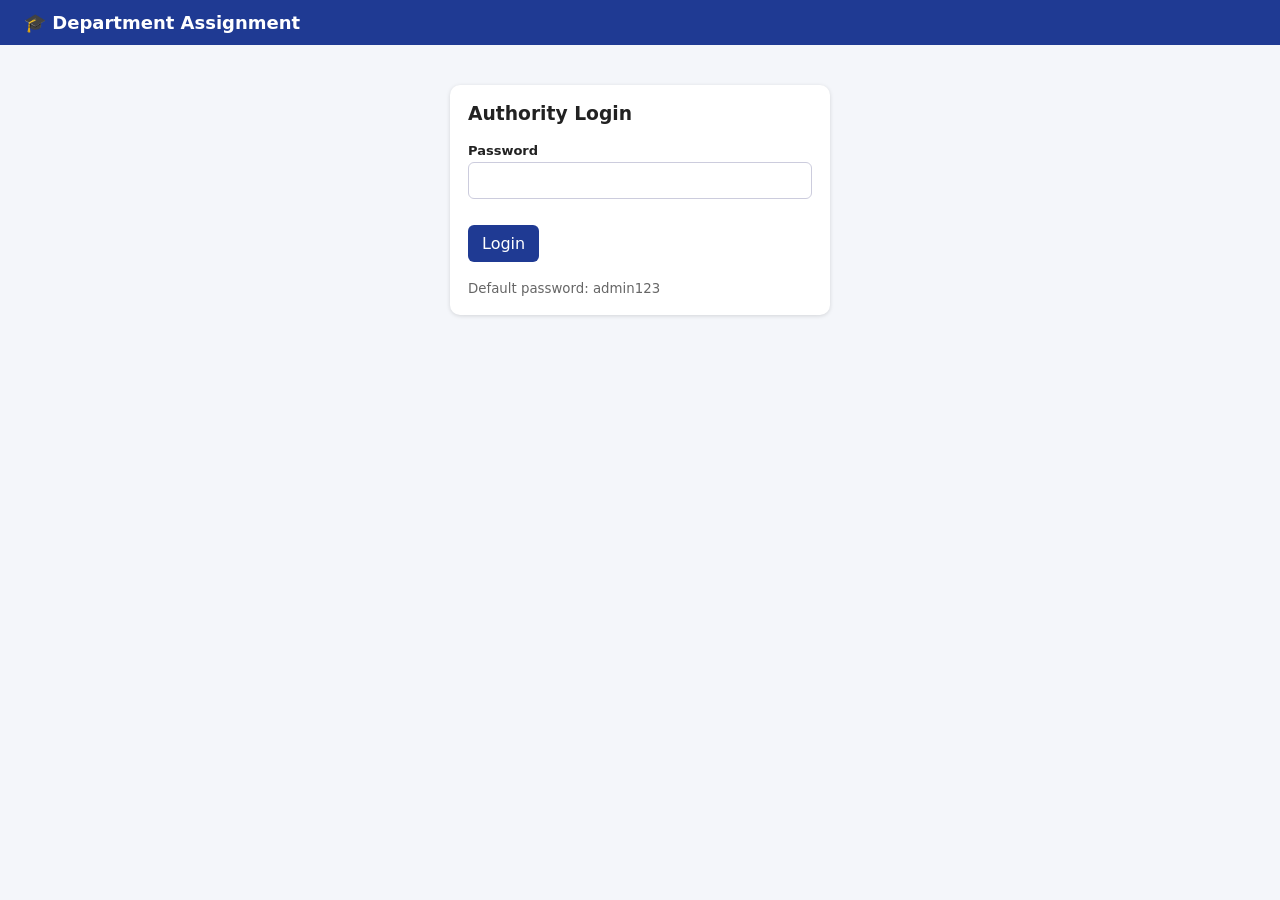
<file: Request assignment.html>
<!DOCTYPE html>
<html lang="en">
<head>
<meta charset="UTF-8">
<meta name="viewport" content="width=device-width, initial-scale=1">
<title>Smart Campus - Department Assignment</title>
<style>
  *{box-sizing:border-box}
  body{font-family:system-ui,Arial,sans-serif;margin:0;background:#f4f6fa;color:#222}
  nav{background:#1f3a93;padding:12px 24px;display:flex;gap:8px;align-items:center;flex-wrap:wrap}
  nav .brand{color:#fff;font-weight:700;font-size:18px;margin-right:auto}
  nav button{background:transparent;color:#fff;border:1px solid #ffffff66;padding:8px 14px;border-radius:6px;cursor:pointer;font:inherit}
  nav button.active{background:#fff;color:#1f3a93;font-weight:600}
  main{max-width:1150px;margin:24px auto;padding:0 16px}
  .card{background:#fff;border-radius:10px;padding:18px;box-shadow:0 1px 4px #0002;margin-bottom:16px}
  h3{margin-top:0}
  label{display:block;font-weight:600;font-size:13px;margin-top:8px}
  input,select,textarea{width:100%;padding:8px;margin-top:4px;border:1px solid #ccd;border-radius:6px;font:inherit}
  input[type=checkbox]{width:auto;margin:0}
  .row{display:grid;grid-template-columns:1fr 1fr;gap:14px}
  .btn{background:#1f3a93;color:#fff;border:0;padding:9px 14px;border-radius:6px;cursor:pointer;font:inherit;margin-top:10px}
  .btn.sec{background:#6b7280}.btn.red{background:#c0392b}.btn.grn{background:#2e9e4f}
  .btn.sm{padding:5px 9px;font-size:13px;margin-top:5px}
  .hidden{display:none}
  .alert{background:#e7f6ec;border-left:4px solid #2e9e4f;padding:10px 14px;margin-bottom:14px;border-radius:4px}
  .alert.err{background:#fdecea;border-color:#c0392b}
  .tiles{display:grid;grid-template-columns:repeat(auto-fill,minmax(150px,1fr));gap:12px;margin-bottom:16px}
  .tile{background:#fff;border-radius:10px;padding:12px;box-shadow:0 1px 4px #0002;border-top:5px solid #999;cursor:pointer}
  .tile b{font-size:24px;display:block}
  .filters{display:grid;grid-template-columns:1.5fr 1fr 1fr 1fr;gap:12px;align-items:end}
  .bulk{display:flex;gap:10px;align-items:center;flex-wrap:wrap}
  .bulk select{width:auto;margin:0}
  .wrap{overflow-x:auto}
  table{width:100%;border-collapse:collapse;background:#fff;border-radius:10px;overflow:hidden}
  th,td{padding:10px;border-bottom:1px solid #e3e6ee;text-align:left;font-size:14px;vertical-align:top}
  th{background:#eef1f9}
  .chip{display:inline-block;padding:3px 10px;border-radius:12px;font-size:12px;color:#fff;white-space:nowrap}
  .badge{padding:3px 10px;border-radius:12px;font-size:12px;color:#fff;white-space:nowrap}
  .b-Pending{background:#e69500}.b-In-Progress{background:#2a7de1}.b-Resolved{background:#2e9e4f}.b-Rejected{background:#c0392b}
  .p-Urgent{color:#c0392b;font-weight:700}.p-High{color:#e67e22;font-weight:700}
  .bar{height:12px;background:#e5e7ee;border-radius:6px;overflow:hidden;margin:4px 0 10px;display:flex}
  .bar i{display:block;height:100%}
  .toggle{display:flex;gap:6px;align-items:center;font-size:13px;font-weight:600}
  small{color:#666}
  @media(max-width:800px){.row,.filters{grid-template-columns:1fr}}
</style>
</head>
<body>
<nav>
  <span class="brand">🎓 Department Assignment</span>
  <span id="tabs" class="hidden">
    <button id="nav-assign" class="active" onclick="show('assign')">Assign Requests</button>
    <button id="nav-depts" onclick="show('depts')">Departments</button>
    <button onclick="logout()">Logout</button>
  </span>
</nav>

<main>
  <div id="msg"></div>

  <div id="login" class="card" style="max-width:380px;margin:40px auto">
    <h3>Authority Login</h3>
    <form id="loginForm"><label>Password</label><input type="password" id="pw" required>
      <p><button class="btn" type="submit">Login</button></p></form>
    <small>Default password: admin123</small>
  </div>

  <!-- ASSIGN -->
  <section id="view-assign" class="hidden">
    <div class="tiles" id="tiles"></div>

    <div class="card filters">
      <div><label>Search</label><input id="f_q" placeholder="title / student / ticket #"></div>
      <div><label>Department</label><select id="f_dept"></select></div>
      <div><label>Status</label><select id="f_status"></select></div>
      <div><label>View</label><select id="f_view">
        <option value="open">Open only</option><option value="all">All (incl. closed)</option></select></div>
    </div>

    <div class="card bulk">
      <b>Bulk:</b>
      <select id="bulkDept"></select>
      <button class="btn sm" style="margin:0" onclick="bulkAssign()">Assign Selected</button>
      <button class="btn grn sm" style="margin:0" onclick="autoAssign()">Auto-assign Unassigned by Category</button>
      <label class="toggle" style="margin:0"><input type="checkbox" id="startWork"> Move Pending to In Progress on assign</label>
      <button class="btn sec sm" style="margin:0 0 0 auto" onclick="addSamples()">Load Sample Data</button>
    </div>

    <div class="wrap" id="queue"></div>
  </section>

  <!-- DEPARTMENTS -->
  <section id="view-depts" class="hidden">
    <div class="card">
      <h3 id="dFormTitle">Add Department</h3>
      <form id="deptForm">
        <input type="hidden" id="d_old">
        <div class="row">
          <div><label>Name</label><input id="d_name" required></div>
          <div><label>Contact email</label><input type="email" id="d_email"></div>
        </div>
        <div class="row">
          <div><label>Head / contact person</label><input id="d_head"></div>
          <div><label>Color</label><input type="color" id="d_color" value="#1f3a93" style="height:38px"></div>
        </div>
        <label>Categories handled (comma separated, used for auto-assign)</label>
        <textarea id="d_cats" rows="2" placeholder="IT, Network"></textarea>
        <button class="btn" type="submit">Save Department</button>
        <button class="btn sec" type="button" onclick="resetDeptForm()">Clear</button>
        <button class="btn red" type="button" onclick="resetDefaults()">Reset to Defaults</button>
      </form>
    </div>
    <div class="card"><h3>Workload</h3><div id="workload"></div></div>
    <div class="wrap" id="deptTable"></div>
  </section>
</main>

<script>
/* ---------- Config ---------- */
const REQ_KEY = "campus_requests";            // shared with other features
const DEPT_KEY = "campus_departments";
const PASSWORD = "admin123";
const STATUSES = ["Pending","In Progress","Resolved","Rejected"];
const UNASSIGNED = "__none";

const DEFAULT_DEPTS = [
  {name:"IT Department", email:"it@university.edu", head:"", color:"#2a7de1", categories:"IT"},
  {name:"Academic Affairs", email:"academic@university.edu", head:"", color:"#8e44ad", categories:"Classroom, Classroom Issue, Academic Support"},
  {name:"Transport Office", email:"transport@university.edu", head:"", color:"#e67e22", categories:"Transport"},
  {name:"Maintenance & Facilities", email:"maintenance@university.edu", head:"", color:"#c0392b", categories:"Maintenance, Maintenance Problem"},
  {name:"Security & Lost Found", email:"security@university.edu", head:"", color:"#16a085", categories:"Lost & Found, Lost Belongings"},
  {name:"Administration Office", email:"admin@university.edu", head:"", color:"#7f8c8d", categories:"Administrative, Administrative Service"},
  {name:"Library", email:"library@university.edu", head:"", color:"#d35400", categories:"Library"},
  {name:"Student Affairs", email:"studentaffairs@university.edu", head:"", color:"#2e9e4f", categories:"Cafeteria, Other"}
];

/* ---------- Helpers ---------- */
const $ = id => document.getElementById(id);
const read = (k, d) => { try { return JSON.parse(localStorage.getItem(k)) || d; } catch { return d; } };
const write = (k, v) => localStorage.setItem(k, JSON.stringify(v));
const getReqs = () => read(REQ_KEY, []);
const getDepts = () => { let d = read(DEPT_KEY, null); if (!d) { d = DEFAULT_DEPTS; write(DEPT_KEY, d); } return d; };
const esc = s => String(s ?? "").replace(/[&<>"']/g, c => ({"&":"&amp;","<":"&lt;",">":"&gt;",'"':"&quot;","'":"&#39;"}[c]));
const jsq = s => esc(s).replace(/'/g, "\\'");
const now = () => new Date().toLocaleString();
const isOpen = r => r.status === "Pending" || r.status === "In Progress";
const colorOf = n => (getDepts().find(d => d.name === n) || {color:"#bbb"}).color;
const chip = n => n ? `<span class="chip" style="background:${colorOf(n)}">${esc(n)}</span>` : `<span class="chip" style="background:#bbb">Unassigned</span>`;
const badge = s => `<span class="badge b-${String(s).replace(" ","-")}">${esc(s)}</span>`;

function notify(t, err) {
  $("msg").innerHTML = `<div class="alert ${err ? "err" : ""}">${esc(t)}</div>`;
  setTimeout(() => $("msg").innerHTML = "", 4500);
}

function logHistory(r, note) {
  if (!Array.isArray(r.history)) r.history = [{status: "Pending", note: "Request submitted.", at: r.created_at}];
  r.history.push({status: r.status, note, at: now()});
}

/* ---------- Auth / tabs ---------- */
function syncAuth() {
  const ok = sessionStorage.getItem("campus_admin") === "1";
  $("login").classList.toggle("hidden", ok);
  $("tabs").classList.toggle("hidden", !ok);
  if (ok) show("assign"); else { $("view-assign").classList.add("hidden"); $("view-depts").classList.add("hidden"); }
}
$("loginForm").addEventListener("submit", e => {
  e.preventDefault();
  if ($("pw").value === PASSWORD) { sessionStorage.setItem("campus_admin", "1"); $("pw").value = ""; syncAuth(); }
  else notify("Wrong password.", true);
});
function logout() { sessionStorage.removeItem("campus_admin"); syncAuth(); }

function show(v) {
  ["assign","depts"].forEach(n => {
    $("view-" + n).classList.toggle("hidden", n !== v);
    $("nav-" + n).classList.toggle("active", n === v);
  });
  v === "assign" ? renderAssign() : renderDepts();
}

/* ---------- Assignment logic ---------- */
function deptForCategory(cat) {
  if (!cat) return null;
  const c = cat.trim().toLowerCase();
  const d = getDepts().find(d => d.categories.split(",").map(x => x.trim().toLowerCase()).includes(c));
  return d ? d.name : null;
}

function assign(r, dept, startWork) {
  const old = r.department || "";
  if (old === dept) return false;
  r.department = dept;
  r.assigned_at = now();
  if (startWork && dept && r.status === "Pending") r.status = "In Progress";
  logHistory(r, dept ? (old ? `Reassigned from ${old} to ${dept}.` : `Assigned to ${dept}.`) : `Unassigned from ${old}.`);
  r.updated_at = now();
  return true;
}

function assignOne(id) {
  const data = getReqs(), r = data.find(x => x.id === id);
  if (!r) return;
  const dept = $("sel-" + id).value;
  if (assign(r, dept, $("startWork").checked)) { write(REQ_KEY, data); notify(`Request #${id} ${dept ? "assigned to " + dept : "unassigned"}.`); }
  renderAssign();
}

function bulkAssign() {
  const ids = [...document.querySelectorAll(".sel:checked")].map(c => +c.value);
  const dept = $("bulkDept").value;
  if (!ids.length) return notify("Select at least one request.", true);
  const data = getReqs();
  let n = 0;
  data.filter(r => ids.includes(r.id)).forEach(r => { if (assign(r, dept, $("startWork").checked)) n++; });
  write(REQ_KEY, data); renderAssign();
  notify(`${n} request(s) ${dept ? "assigned to " + dept : "unassigned"}.`);
}

function autoAssign() {
  const data = getReqs();
  let n = 0, skipped = 0;
  data.filter(r => isOpen(r) && !r.department).forEach(r => {
    const d = deptForCategory(r.category);
    if (d) { assign(r, d, $("startWork").checked); n++; } else skipped++;
  });
  write(REQ_KEY, data); renderAssign();
  notify(`${n} request(s) auto-assigned.${skipped ? " " + skipped + " had no matching department (set a category or assign manually)." : ""}`);
}

/* ---------- Assign view ---------- */
function fillFilters() {
  const names = getDepts().map(d => d.name);
  const keepF = $("f_dept").value, keepB = $("bulkDept").value;
  $("f_dept").innerHTML = `<option value="">All</option><option value="${UNASSIGNED}">Unassigned</option>` + names.map(n => `<option>${esc(n)}</option>`).join("");
  $("bulkDept").innerHTML = `<option value="">Unassigned (clear)</option>` + names.map(n => `<option>${esc(n)}</option>`).join("");
  $("f_status").innerHTML = `<option value="">All</option>` + STATUSES.map(s => `<option>${s}</option>`).join("");
  $("f_dept").value = keepF; $("bulkDept").value = keepB;
}

function renderAssign() {
  const keepStatus = $("f_status").value;
  fillFilters();
  $("f_status").value = keepStatus;

  const all = getReqs(), open = all.filter(isOpen), depts = getDepts();
  $("tiles").innerHTML =
    `<div class="tile" style="border-color:#bbb" onclick="quick('${UNASSIGNED}')"><b>${open.filter(r => !r.department).length}</b>Unassigned</div>` +
    depts.map(d => `<div class="tile" style="border-color:${d.color}" onclick="quick('${jsq(d.name)}')">
      <b>${open.filter(r => r.department === d.name).length}</b><small>${esc(d.name)}</small></div>`).join("");

  const q = $("f_q").value.trim().toLowerCase(), fd = $("f_dept").value, fs = $("f_status").value, v = $("f_view").value;
  const rows = all.filter(r =>
      (v === "all" || isOpen(r)) &&
      (!fd || (fd === UNASSIGNED ? !r.department : r.department === fd)) &&
      (!fs || r.status === fs) &&
      (!q || [r.title, r.student_name, r.student_id, String(r.id)].some(x => String(x ?? "").toLowerCase().includes(q))))
    .sort((a, b) => (!!a.department - !!b.department) || b.id - a.id);   // unassigned first

  const opts = sel => `<option value="">Unassigned</option>` +
    depts.map(d => `<option ${d.name === sel ? "selected" : ""}>${esc(d.name)}</option>`).join("");

  $("queue").innerHTML = `<table>
    <tr><th><input type="checkbox" onchange="document.querySelectorAll('.sel').forEach(c=>c.checked=this.checked)"></th>
    <th>#</th><th>Request</th><th>Category</th><th>Status</th><th>Department</th><th>Assign</th></tr>
    ${rows.map(r => {
      const sug = !r.department ? deptForCategory(r.category) : null;
      return `<tr>
      <td><input type="checkbox" class="sel" value="${r.id}"></td>
      <td>${r.id}</td>
      <td><b>${esc(r.title)}</b> <small class="p-${r.priority}">${esc(r.priority)}</small><br>
          <small>${esc(r.student_name)} (${esc(r.student_id)})</small><br>${esc(r.description)}</td>
      <td>${esc(r.category) || "<small>Uncategorized</small>"}</td>
      <td>${badge(r.status)}</td>
      <td>${chip(r.department)}${r.assigned_at ? `<br><small>${esc(r.assigned_at)}</small>` : ""}
          ${sug ? `<br><small>Suggested: <b>${esc(sug)}</b></small>` : ""}</td>
      <td><select id="sel-${r.id}">${opts(r.department || sug || "")}</select>
          <button class="btn sm" onclick="assignOne(${r.id})">Assign</button></td></tr>`;
    }).join("") || `<tr><td colspan="7">No requests.</td></tr>`}
  </table>`;
}

function quick(d) { $("f_dept").value = d; $("f_view").value = "open"; renderAssign(); }

/* ---------- Departments view ---------- */
function renderDepts() {
  const reqs = getReqs(), depts = getDepts();
  const maxTotal = Math.max(1, ...depts.map(d => reqs.filter(r => r.department === d.name).length));

  $("workload").innerHTML = depts.map(d => {
    const mine = reqs.filter(r => r.department === d.name);
    const open = mine.filter(isOpen).length, done = mine.length - open;
    return `<div>${chip(d.name)} <small>${open} open, ${done} closed</small></div>
      <div class="bar"><i style="width:${open / maxTotal * 100}%;background:${d.color}"></i>
      <i style="width:${done / maxTotal * 100}%;background:${d.color}55"></i></div>`;
  }).join("");

  $("deptTable").innerHTML = `<table><tr><th>Department</th><th>Contact</th><th>Categories handled</th><th>Open</th><th>Action</th></tr>
    ${depts.map(d => `<tr>
      <td>${chip(d.name)}</td>
      <td>${esc(d.head) || "-"}<br><small>${esc(d.email) || "-"}</small></td>
      <td><small>${esc(d.categories) || "-"}</small></td>
      <td>${reqs.filter(r => r.department === d.name && isOpen(r)).length}</td>
      <td><button class="btn sm" onclick="editDept('${jsq(d.name)}')">Edit</button>
          <button class="btn sm red" onclick="delDept('${jsq(d.name)}')">Delete</button></td></tr>`).join("")}
  </table>`;
}

function resetDeptForm() {
  $("deptForm").reset(); $("d_old").value = ""; $("d_color").value = "#1f3a93";
  $("dFormTitle").textContent = "Add Department";
}

function editDept(name) {
  const d = getDepts().find(x => x.name === name);
  if (!d) return;
  $("d_old").value = d.name; $("d_name").value = d.name; $("d_email").value = d.email;
  $("d_head").value = d.head; $("d_color").value = d.color; $("d_cats").value = d.categories;
  $("dFormTitle").textContent = "Edit Department: " + d.name;
  window.scrollTo({top: 0, behavior: "smooth"});
}

$("deptForm").addEventListener("submit", e => {
  e.preventDefault();
  const depts = getDepts(), old = $("d_old").value, name = $("d_name").value.trim();
  if (depts.some(d => d.name.toLowerCase() === name.toLowerCase() && d.name !== old)) return notify("Department already exists.", true);
  const obj = {name, email: $("d_email").value.trim(), head: $("d_head").value.trim(), color: $("d_color").value, categories: $("d_cats").value.trim()};
  if (old) {
    depts[depts.findIndex(d => d.name === old)] = obj;
    if (old !== name) { const data = getReqs(); data.forEach(r => { if (r.department === old) r.department = name; }); write(REQ_KEY, data); }
  } else depts.push(obj);
  write(DEPT_KEY, depts);
  resetDeptForm(); renderDepts();
  notify(`Department "${name}" saved.`);
});

function delDept(name) {
  if (!confirm(`Delete "${name}"? Its requests become Unassigned.`)) return;
  write(DEPT_KEY, getDepts().filter(d => d.name !== name));
  const data = getReqs();
  data.forEach(r => { if (r.department === name) { r.department = ""; logHistory(r, `Department "${name}" removed; request unassigned.`); } });
  write(REQ_KEY, data);
  renderDepts(); notify(`Department "${name}" deleted.`);
}

function resetDefaults() {
  if (!confirm("Reset all departments to defaults?")) return;
  write(DEPT_KEY, DEFAULT_DEPTS); renderDepts(); notify("Departments reset.");
}

/* ---------- Sample data ---------- */
function addSamples() {
  const S = [
    ["WiFi not working in library","IT","High"],["Projector broken in room 502","Classroom","Medium"],
    ["Bus 7 arrives late","Transport","Low"],["Water leak in washroom","Maintenance","High"],
    ["Lost black wallet","Lost & Found","Medium"],["Need official transcript","Administrative","Medium"],
    ["Midterm result missing","Academic Support","Urgent"],["Book return fine dispute","Library","Low"],
    ["Suggestion for club room","","Low"]
  ];
  const data = getReqs();
  let id = data.length ? Math.max(...data.map(r => r.id)) : 0;
  S.forEach(([title, category, priority], i) => data.push({
    id: ++id, student_id: "232-35-" + (300 + i), student_name: "Sample Student " + (i + 1), email: "",
    title, description: "Sample description for " + title.toLowerCase() + ".", category, priority,
    status: "Pending", location: "", remarks: "", department: "", created_ts: Date.now() - i * 3600000,
    created_at: new Date(Date.now() - i * 3600000).toLocaleString(), updated_at: now()
  }));
  write(REQ_KEY, data); renderAssign();
  notify("Sample requests loaded. Try Auto-assign.");
}

/* ---------- Init ---------- */
getDepts();
["f_q","f_dept","f_status","f_view"].forEach(i => $(i).addEventListener("input", renderAssign));
window.addEventListener("storage", () => { if (sessionStorage.getItem("campus_admin") === "1") { $("view-assign").classList.contains("hidden") ? renderDepts() : renderAssign(); } });
syncAuth();
</script>
</body>
</html>
</file>
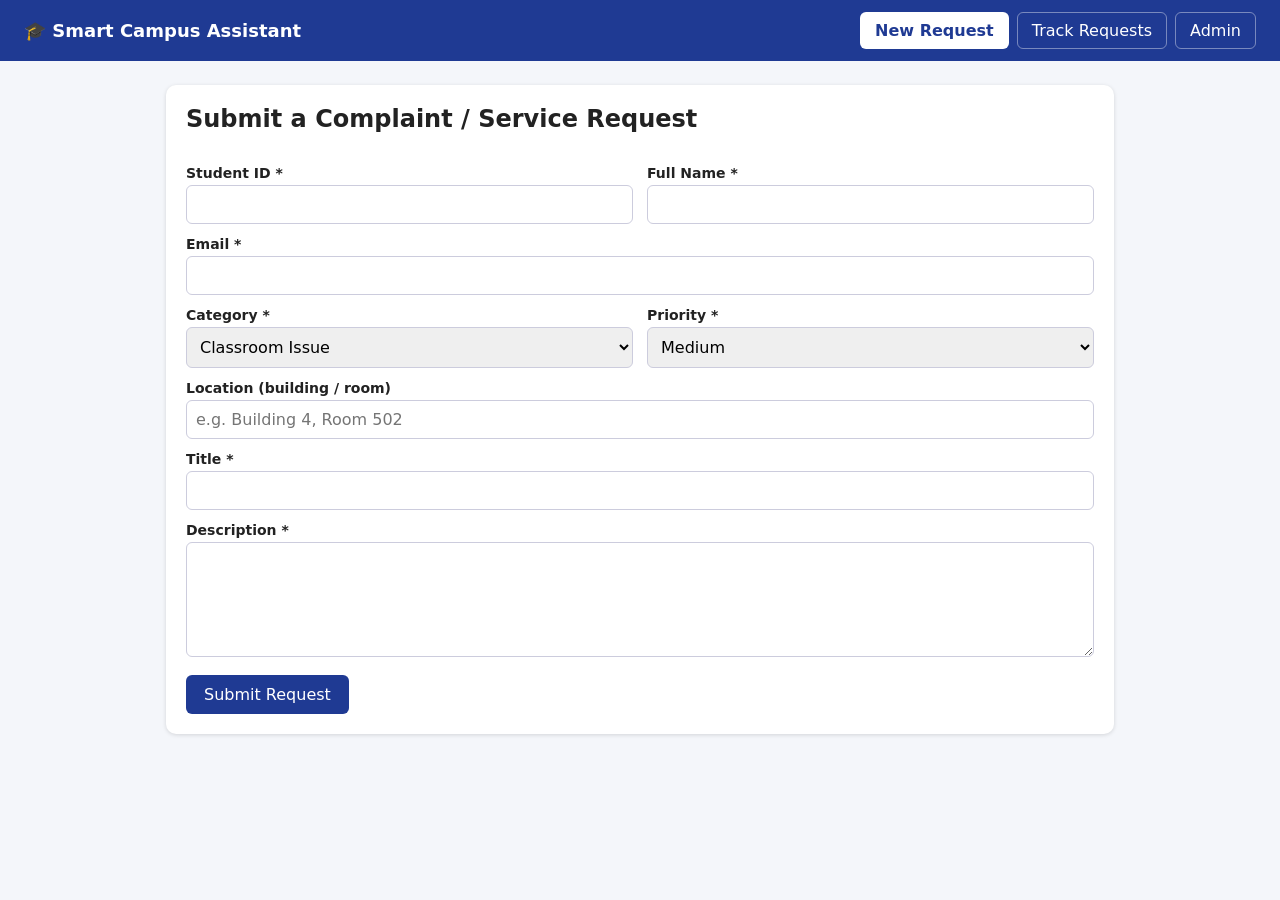
<file: ServiceRequest.html>
<!DOCTYPE html>
<html lang="en">
<head>
<meta charset="UTF-8">
<meta name="viewport" content="width=device-width, initial-scale=1">
<title>Smart Campus - Complaint / Service Request</title>
<style>
  *{box-sizing:border-box}
  body{font-family:system-ui,Arial,sans-serif;margin:0;background:#f4f6fa;color:#222}
  nav{background:#1f3a93;padding:12px 24px;display:flex;gap:8px;align-items:center;flex-wrap:wrap}
  nav .brand{color:#fff;font-weight:700;font-size:18px;margin-right:auto}
  nav button{background:transparent;color:#fff;border:1px solid #ffffff66;padding:8px 14px;border-radius:6px;cursor:pointer;font:inherit}
  nav button.active{background:#fff;color:#1f3a93;font-weight:600}
  main{max-width:980px;margin:24px auto;padding:0 16px}
  .card{background:#fff;border-radius:10px;padding:20px;box-shadow:0 1px 4px #0002;margin-bottom:16px}
  h2{margin-top:0}
  label{display:block;margin-top:12px;font-weight:600;font-size:14px}
  input,select,textarea{width:100%;padding:9px;margin-top:4px;border:1px solid #ccd;border-radius:6px;font:inherit}
  .row{display:grid;grid-template-columns:1fr 1fr;gap:14px}
  .btn{background:#1f3a93;color:#fff;border:0;padding:10px 18px;border-radius:6px;cursor:pointer;margin-top:14px;font:inherit}
  .btn.sec{background:#6b7280}
  .btn.sm{padding:6px 12px;margin-top:6px}
  .hidden{display:none}
  .alert{background:#e7f6ec;border-left:4px solid #2e9e4f;padding:10px 14px;margin-bottom:14px;border-radius:4px}
  .alert.err{background:#fdecea;border-color:#c0392b}
  table{width:100%;border-collapse:collapse;background:#fff;border-radius:10px;overflow:hidden}
  th,td{padding:10px;border-bottom:1px solid #e3e6ee;text-align:left;font-size:14px;vertical-align:top}
  th{background:#eef1f9}
  .wrap{overflow-x:auto}
  .badge{padding:3px 10px;border-radius:12px;font-size:12px;color:#fff;white-space:nowrap}
  .b-Pending{background:#e69500}.b-In-Progress{background:#2a7de1}
  .b-Resolved{background:#2e9e4f}.b-Rejected{background:#c0392b}
  .p-Urgent{color:#c0392b;font-weight:700}.p-High{color:#e67e22;font-weight:700}
  .stats{display:grid;grid-template-columns:repeat(4,1fr);gap:12px;margin-bottom:16px}
  .stats div{background:#fff;padding:14px;border-radius:10px;text-align:center;box-shadow:0 1px 4px #0002}
  .stats b{font-size:26px;display:block;color:#1f3a93}
  .filters{display:grid;grid-template-columns:1fr 1fr 1.5fr auto;gap:12px;align-items:end}
  small{color:#666}
  @media(max-width:700px){.row,.filters,.stats{grid-template-columns:1fr 1fr}}
</style>
</head>
<body>

<nav>
  <span class="brand">🎓 Smart Campus Assistant</span>
  <button id="nav-submit" class="active" onclick="show('submit')">New Request</button>
  <button id="nav-track" onclick="show('track')">Track Requests</button>
  <button id="nav-admin" onclick="show('admin')">Admin</button>
</nav>

<main>
  <div id="msg"></div>

  <!-- SUBMIT -->
  <section id="view-submit">
    <div class="card">
      <h2>Submit a Complaint / Service Request</h2>
      <form id="reqForm">
        <div class="row">
          <div><label>Student ID *</label><input id="student_id" required></div>
          <div><label>Full Name *</label><input id="student_name" required></div>
        </div>
        <label>Email *</label><input type="email" id="email" required>
        <div class="row">
          <div><label>Category *</label><select id="category"></select></div>
          <div><label>Priority *</label><select id="priority"></select></div>
        </div>
        <label>Location (building / room)</label><input id="location" placeholder="e.g. Building 4, Room 502">
        <label>Title *</label><input id="title" maxlength="120" required>
        <label>Description *</label><textarea id="description" rows="5" required></textarea>
        <button class="btn" type="submit">Submit Request</button>
      </form>
    </div>
  </section>

  <!-- TRACK -->
  <section id="view-track" class="hidden">
    <div class="card">
      <h2>Track My Requests</h2>
      <form id="trackForm">
        <label>Student ID</label><input id="track_id" required>
        <button class="btn" type="submit">Search</button>
      </form>
    </div>
    <div class="wrap" id="trackResult"></div>
  </section>

  <!-- ADMIN -->
  <section id="view-admin" class="hidden">
    <div id="adminLogin" class="card" style="max-width:380px;margin:auto">
      <h2>Admin Login</h2>
      <form id="loginForm">
        <label>Password</label><input type="password" id="admin_pw" required>
        <button class="btn" type="submit">Login</button>
      </form>
    </div>

    <div id="adminPanel" class="hidden">
      <div class="stats" id="stats"></div>
      <div class="card filters">
        <div><label>Status</label><select id="f_status"></select></div>
        <div><label>Category</label><select id="f_category"></select></div>
        <div><label>Search</label><input id="f_q" placeholder="title / student / ticket #"></div>
        <button class="btn" style="margin:0" onclick="renderAdmin()">Filter</button>
      </div>
      <div class="wrap" id="adminTable"></div>
      <button class="btn sec" onclick="logout()">Logout</button>
    </div>
  </section>
</main>

<script>
/* ---------- Config ---------- */
const CATEGORIES = ["Classroom Issue","Academic Support","Lost Belongings","Maintenance Problem","Administrative Service"];
const PRIORITIES = ["Low","Medium","High","Urgent"];
const STATUSES   = ["Pending","In Progress","Resolved","Rejected"];
const ADMIN_PASSWORD = "admin123";
const KEY = "campus_requests";

/* ---------- Storage ---------- */
const load = () => { try { return JSON.parse(localStorage.getItem(KEY)) || []; } catch { return []; } };
const save = d => localStorage.setItem(KEY, JSON.stringify(d));
let isAdmin = false;

/* ---------- Helpers ---------- */
const $ = id => document.getElementById(id);
const esc = s => String(s ?? "").replace(/[&<>"']/g, c => ({"&":"&amp;","<":"&lt;",">":"&gt;",'"':"&quot;","'":"&#39;"}[c]));
const now = () => new Date().toLocaleString();
const fill = (el, arr, all) => el.innerHTML = (all ? `<option value="">All</option>` : "") + arr.map(x => `<option>${x}</option>`).join("");
const badge = s => `<span class="badge b-${s.replace(" ","-")}">${s}</span>`;

function notify(text, err) {
  $("msg").innerHTML = `<div class="alert ${err ? "err" : ""}">${esc(text)}</div>`;
  setTimeout(() => $("msg").innerHTML = "", 5000);
}

function show(v) {
  ["submit","track","admin"].forEach(n => {
    $("view-" + n).classList.toggle("hidden", n !== v);
    $("nav-" + n).classList.toggle("active", n === v);
  });
  if (v === "admin") syncAdmin();
}

/* ---------- Init ---------- */
fill($("category"), CATEGORIES);
fill($("priority"), PRIORITIES);
$("priority").value = "Medium";
fill($("f_status"), STATUSES, true);
fill($("f_category"), CATEGORIES, true);

/* ---------- Submit ---------- */
$("reqForm").addEventListener("submit", e => {
  e.preventDefault();
  const data = load();
  const id = data.length ? Math.max(...data.map(r => r.id)) + 1 : 1;
  data.push({
    id,
    student_id: $("student_id").value.trim(),
    student_name: $("student_name").value.trim(),
    email: $("email").value.trim(),
    category: $("category").value,
    priority: $("priority").value,
    location: $("location").value.trim(),
    title: $("title").value.trim(),
    description: $("description").value.trim(),
    status: "Pending",
    remarks: "",
    created_at: now(),
    updated_at: now()
  });
  save(data);
  notify(`Request submitted! Your ticket number is #${id}.`);
  const sid = $("student_id").value.trim();
  e.target.reset();
  $("priority").value = "Medium";
  $("track_id").value = sid;
  show("track");
  renderTrack(sid);
});

/* ---------- Track ---------- */
function renderTrack(sid) {
  const rows = load().filter(r => r.student_id === sid).sort((a, b) => b.id - a.id);
  $("trackResult").innerHTML = `<table>
    <tr><th>#</th><th>Title</th><th>Category</th><th>Priority</th><th>Status</th><th>Remarks</th><th>Submitted</th></tr>
    ${rows.map(r => `<tr><td>${r.id}</td><td>${esc(r.title)}<br><small>${esc(r.location) || "-"}</small></td>
      <td>${esc(r.category)}</td><td class="p-${r.priority}">${r.priority}</td>
      <td>${badge(r.status)}</td><td>${esc(r.remarks) || "-"}</td><td>${esc(r.created_at)}</td></tr>`).join("")
      || `<tr><td colspan="7">No requests found.</td></tr>`}
  </table>`;
}
$("trackForm").addEventListener("submit", e => { e.preventDefault(); renderTrack($("track_id").value.trim()); });

/* ---------- Admin ---------- */
function syncAdmin() {
  $("adminLogin").classList.toggle("hidden", isAdmin);
  $("adminPanel").classList.toggle("hidden", !isAdmin);
  if (isAdmin) renderAdmin();
}

$("loginForm").addEventListener("submit", e => {
  e.preventDefault();
  if ($("admin_pw").value === ADMIN_PASSWORD) { isAdmin = true; $("admin_pw").value = ""; syncAdmin(); }
  else notify("Wrong password.", true);
});

function logout() { isAdmin = false; syncAdmin(); show("submit"); }

function renderAdmin() {
  const all = load();
  $("stats").innerHTML =
    `<div><b>${all.length}</b>Total</div>` +
    STATUSES.filter(s => s !== "Rejected").map(s => `<div><b>${all.filter(r => r.status === s).length}</b>${s}</div>`).join("");

  const fs = $("f_status").value, fc = $("f_category").value, q = $("f_q").value.trim().toLowerCase();
  const order = { Urgent: 0, High: 1, Medium: 2, Low: 3 };
  const rows = all.filter(r =>
      (!fs || r.status === fs) && (!fc || r.category === fc) &&
      (!q || [r.title, r.student_name, r.student_id, String(r.id)].some(x => x.toLowerCase().includes(q))))
    .sort((a, b) => order[a.priority] - order[b.priority] || b.id - a.id);

  $("adminTable").innerHTML = `<table>
    <tr><th>#</th><th>Student</th><th>Request</th><th>Priority</th><th>Status</th><th>Action</th></tr>
    ${rows.map(r => `<tr>
      <td>${r.id}</td>
      <td>${esc(r.student_name)}<br><small>${esc(r.student_id)}<br>${esc(r.email)}</small></td>
      <td><b>${esc(r.title)}</b><br><small>${esc(r.category)} | ${esc(r.location) || "-"}</small><br>${esc(r.description)}</td>
      <td class="p-${r.priority}">${r.priority}</td>
      <td>${badge(r.status)}</td>
      <td>
        <select id="st-${r.id}">${STATUSES.map(s => `<option ${s === r.status ? "selected" : ""}>${s}</option>`).join("")}</select>
        <input id="rm-${r.id}" placeholder="Remarks" value="${esc(r.remarks)}" style="margin-top:6px">
        <button class="btn sm" onclick="updateReq(${r.id})">Update</button>
        <button class="btn sm sec" onclick="deleteReq(${r.id})">Delete</button>
      </td></tr>`).join("") || `<tr><td colspan="6">No requests.</td></tr>`}
  </table>`;
}

function updateReq(id) {
  const data = load();
  const r = data.find(x => x.id === id);
  if (!r) return;
  r.status = $("st-" + id).value;
  r.remarks = $("rm-" + id).value.trim();
  r.updated_at = now();
  save(data);
  renderAdmin();
  notify(`Request #${id} updated to ${r.status}.`);
}

function deleteReq(id) {
  if (!confirm(`Delete request #${id}?`)) return;
  save(load().filter(r => r.id !== id));
  renderAdmin();
  notify(`Request #${id} deleted.`);
}
</script>
</body>
</html>
</file>
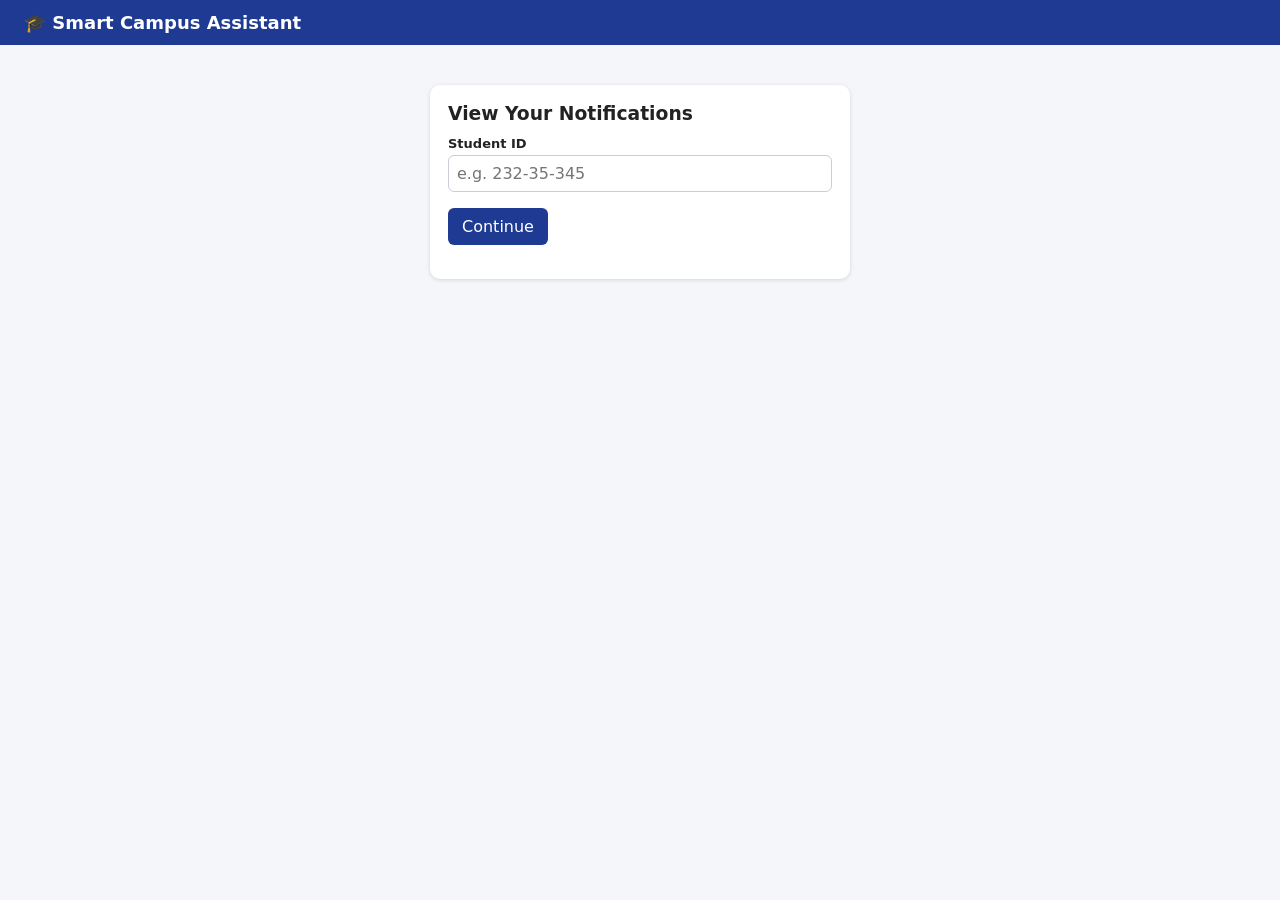
<file: StatusNotification.html>
<!DOCTYPE html>
<html lang="en">
<head>
<meta charset="UTF-8">
<meta name="viewport" content="width=device-width, initial-scale=1">
<title>Smart Campus - Status Notifications</title>
<style>
  *{box-sizing:border-box}
  body{font-family:system-ui,Arial,sans-serif;margin:0;background:#f4f6fa;color:#222}
  nav{background:#1f3a93;padding:12px 24px;color:#fff;display:flex;align-items:center;gap:14px}
  nav .brand{font-weight:700;font-size:18px;margin-right:auto}
  .bell{position:relative;font-size:22px;cursor:pointer;background:none;border:0;color:#fff}
  .bell span{position:absolute;top:-6px;right:-8px;background:#e74c3c;color:#fff;font-size:11px;font-weight:700;min-width:18px;height:18px;border-radius:9px;display:flex;align-items:center;justify-content:center;padding:0 4px}
  nav .who{font-size:14px}
  nav .link{background:transparent;color:#fff;border:1px solid #ffffff66;padding:5px 10px;border-radius:6px;cursor:pointer;font:inherit;font-size:13px}
  main{max-width:860px;margin:24px auto;padding:0 16px}
  .card{background:#fff;border-radius:10px;padding:18px;box-shadow:0 1px 4px #0002;margin-bottom:16px}
  h3{margin:0 0 12px}
  label{display:block;font-weight:600;font-size:13px;margin-top:8px}
  input,select{width:100%;padding:8px;margin-top:4px;border:1px solid #ccd;border-radius:6px;font:inherit}
  input[type=checkbox]{width:auto;margin:0}
  .btn{background:#1f3a93;color:#fff;border:0;padding:9px 14px;border-radius:6px;cursor:pointer;font:inherit}
  .btn.sec{background:#6b7280}.btn.red{background:#c0392b}.btn.sm{padding:5px 10px;font-size:13px}
  .row{display:grid;grid-template-columns:1fr 1fr;gap:12px}
  .bar{display:flex;gap:8px;align-items:center;flex-wrap:wrap;margin-bottom:12px}
  .bar .sp{margin-left:auto}
  .hidden{display:none}
  .n{display:flex;gap:12px;padding:12px;border-bottom:1px solid #e9ecf3;border-left:4px solid transparent;cursor:pointer}
  .n:hover{background:#f6f8fd}
  .n.unread{background:#eef4ff;border-left-color:#2a7de1}
  .n .ic{font-size:24px;line-height:1}
  .n .body{flex:1}
  .n .meta{font-size:12px;color:#666;margin-top:3px}
  .n .note{background:#f4f6fa;border-radius:6px;padding:6px 10px;font-size:13px;margin-top:6px}
  .badge{padding:2px 9px;border-radius:12px;font-size:12px;color:#fff;white-space:nowrap}
  .b-Pending{background:#e69500}.b-In-Progress{background:#2a7de1}.b-Resolved{background:#2e9e4f}.b-Rejected{background:#c0392b}
  .empty{text-align:center;color:#888;padding:30px 0}
  .tg{display:flex;gap:8px;align-items:center;font-size:14px;font-weight:600;margin:6px 0}
  #toasts{position:fixed;right:16px;bottom:16px;display:flex;flex-direction:column;gap:10px;z-index:50;max-width:340px}
  .toast{background:#1f2a44;color:#fff;padding:12px 14px;border-radius:10px;box-shadow:0 4px 14px #0004;font-size:14px;animation:in .25s}
  .toast b{display:block;margin-bottom:2px}
  @keyframes in{from{transform:translateY(12px);opacity:0}to{transform:none;opacity:1}}
  details summary{cursor:pointer;font-weight:600}
  small{color:#666}
  @media(max-width:600px){.row{grid-template-columns:1fr}}
</style>
</head>
<body>

<nav>
  <span class="brand">🎓 Smart Campus Assistant</span>
  <span class="who hidden" id="who"></span>
  <button class="bell hidden" id="bell" title="Notifications" onclick="document.getElementById('list').scrollIntoView({behavior:'smooth'})">🔔<span id="count" class="hidden">0</span></button>
  <button class="link hidden" id="switchBtn" onclick="signOut()">Switch ID</button>
</nav>

<main>
  <!-- Student ID gate -->
  <div id="gate" class="card" style="max-width:420px;margin:40px auto">
    <h3>View Your Notifications</h3>
    <form id="gateForm"><label>Student ID</label><input id="sid" required placeholder="e.g. 232-35-345">
      <p><button class="btn" type="submit">Continue</button></p></form>
  </div>

  <div id="app" class="hidden">
    <div class="card" id="list">
      <h3>Notifications</h3>
      <div class="bar">
        <select id="filter" style="width:auto;margin:0"><option value="all">All</option><option value="unread">Unread only</option></select>
        <span class="sp"></span>
        <button class="btn sm" onclick="markAll()">Mark all read</button>
        <button class="btn red sm" onclick="clearAll()">Clear all</button>
      </div>
      <div id="items"></div>
    </div>

    <div class="card">
      <h3>Notification Settings</h3>
      <label class="tg"><input type="checkbox" id="p_toast"> Show pop-up alerts on this page</label>
      <label class="tg"><input type="checkbox" id="p_browser"> Browser / desktop notifications</label>
      <small id="permInfo"></small>
    </div>

    <div class="card">
      <details>
        <summary>Demo only: change a request's status to trigger a notification</summary>
        <div class="row" style="margin-top:10px">
          <div><label>Request</label><select id="d_req"></select></div>
          <div><label>New status</label><select id="d_status">
            <option>Pending</option><option>In Progress</option><option>Resolved</option><option>Rejected</option></select></div>
        </div>
        <label>Remark</label><input id="d_note" placeholder="Message for the student">
        <p><button class="btn" onclick="simulate()">Apply Change</button>
        <button class="btn sec" onclick="addSamples()">Load Sample Requests</button></p>
      </details>
    </div>
  </div>
</main>

<div id="toasts"></div>

<script>
/* ---------- Config ---------- */
const REQ_KEY   = "campus_requests";          // shared with other features
const NOTIF_KEY = "campus_notifications";
const SNAP_KEY  = "campus_status_snapshot";   // last known status of each request
const SID_KEY   = "campus_notif_student";
const PREF_KEY  = "campus_notif_prefs";
const MAX_NOTIFS = 200;
const ICON = {Pending:"⏳", "In Progress":"🔧", Resolved:"✅", Rejected:"❌"};

/* ---------- Helpers ---------- */
const $ = id => document.getElementById(id);
const read = (k, d) => { try { const v = JSON.parse(localStorage.getItem(k)); return v ?? d; } catch { return d; } };
const write = (k, v) => localStorage.setItem(k, JSON.stringify(v));
const esc = s => String(s ?? "").replace(/[&<>"']/g, c => ({"&":"&amp;","<":"&lt;",">":"&gt;",'"':"&quot;","'":"&#39;"}[c]));
const now = () => new Date().toLocaleString();
const badge = s => `<span class="badge b-${String(s).replace(" ","-")}">${esc(s)}</span>`;
const sid = () => localStorage.getItem(SID_KEY) || "";
const prefs = () => ({ toast: true, browser: false, ...read(PREF_KEY, {}) });

function ago(ts) {
  const s = Math.floor((Date.now() - ts) / 1000);
  if (s < 60) return "just now";
  if (s < 3600) return Math.floor(s / 60) + " min ago";
  if (s < 86400) return Math.floor(s / 3600) + " h ago";
  return new Date(ts).toLocaleDateString();
}

/* ---------- Core: detect status changes & create notifications ---------- */
function latestNote(r) {
  if (Array.isArray(r.history) && r.history.length) return r.history[r.history.length - 1].note || "";
  return r.remarks || "";
}

function detectChanges() {
  const reqs = read(REQ_KEY, []);
  const snap = read(SNAP_KEY, null);
  const newSnap = {};
  reqs.forEach(r => newSnap[r.id] = r.status);

  if (snap === null) { write(SNAP_KEY, newSnap); return []; }   // first run: just record the baseline

  const existing = read(NOTIF_KEY, []);
  const created = [];
  reqs.forEach(r => {
    const old = snap[r.id];
    if (old === undefined || old === r.status) return;          // new request or no change
    const key = `${r.id}|${r.status}|${r.updated_at}`;
    if (existing.some(n => n.key === key)) return;              // avoid duplicates across tabs
    created.push({
      id: Date.now() + "-" + r.id + "-" + Math.random().toString(36).slice(2, 6),
      key, student_id: r.student_id, request_id: r.id, title: r.title,
      old, status: r.status, note: latestNote(r), at: now(), ts: Date.now(), read: false
    });
  });

  write(SNAP_KEY, newSnap);
  if (created.length) {
    write(NOTIF_KEY, [...created, ...existing].slice(0, MAX_NOTIFS));
    created.filter(n => n.student_id === sid()).forEach(alertUser);
  }
  return created;
}

/* ---------- Alerts ---------- */
function alertUser(n) {
  const p = prefs();
  const text = `Request #${n.request_id} "${n.title}" is now ${n.status}.`;
  if (p.toast) {
    const t = document.createElement("div");
    t.className = "toast";
    t.innerHTML = `<b>${ICON[n.status] || "🔔"} Status updated</b>${esc(text)}`;
    $("toasts").appendChild(t);
    setTimeout(() => t.remove(), 6000);
  }
  if (p.browser && "Notification" in window && Notification.permission === "granted") {
    try { new Notification("Smart Campus: status updated", { body: text + (n.note ? " " + n.note : "") }); } catch {}
  }
}

/* ---------- Render ---------- */
function mine() { return read(NOTIF_KEY, []).filter(n => n.student_id === sid()); }

function render() {
  if (!sid()) return;
  const all = mine(), unread = all.filter(n => !n.read).length;
  const c = $("count");
  c.textContent = unread > 99 ? "99+" : unread;
  c.classList.toggle("hidden", unread === 0);
  document.title = (unread ? `(${unread}) ` : "") + "Smart Campus - Status Notifications";

  const rows = $("filter").value === "unread" ? all.filter(n => !n.read) : all;
  $("items").innerHTML = rows.map(n => `
    <div class="n ${n.read ? "" : "unread"}" onclick="toggleRead('${n.id}')">
      <div class="ic">${ICON[n.status] || "🔔"}</div>
      <div class="body">
        <b>Request #${n.request_id}: ${esc(n.title)}</b><br>
        Status changed from ${badge(n.old)} to ${badge(n.status)}
        ${n.note ? `<div class="note">${esc(n.note)}</div>` : ""}
        <div class="meta">${ago(n.ts)} | ${esc(n.at)} ${n.read ? "" : "| <b>New</b>"}</div>
      </div>
    </div>`).join("") || `<div class="empty">${$("filter").value === "unread" ? "No unread notifications." : "No notifications yet. You will see an alert here whenever one of your requests changes status."}</div>`;

  // demo dropdown
  const reqs = read(REQ_KEY, []).filter(r => r.student_id === sid());
  const keep = $("d_req").value;
  $("d_req").innerHTML = reqs.map(r => `<option value="${r.id}">#${r.id} ${esc(r.title)} (${esc(r.status)})</option>`).join("") || `<option value="">No requests for this ID</option>`;
  if (keep) $("d_req").value = keep;
}

function updatePermInfo() {
  const el = $("permInfo");
  if (!("Notification" in window)) { el.textContent = "This browser does not support desktop notifications."; return; }
  el.textContent = {granted: "Desktop notifications are allowed.", denied: "Desktop notifications are blocked in your browser settings.", default: "You will be asked for permission when you turn this on."}[Notification.permission];
}

/* ---------- Actions ---------- */
function toggleRead(id) {
  const all = read(NOTIF_KEY, []), n = all.find(x => x.id === id);
  if (n) { n.read = !n.read; write(NOTIF_KEY, all); render(); }
}
function markAll() {
  const all = read(NOTIF_KEY, []);
  all.forEach(n => { if (n.student_id === sid()) n.read = true; });
  write(NOTIF_KEY, all); render();
}
function clearAll() {
  if (!confirm("Delete all your notifications?")) return;
  write(NOTIF_KEY, read(NOTIF_KEY, []).filter(n => n.student_id !== sid()));
  render();
}

function signOut() { localStorage.removeItem(SID_KEY); sync(); }

function sync() {
  const id = sid();
  $("gate").classList.toggle("hidden", !!id);
  ["app","who","bell","switchBtn"].forEach(x => $(x).classList.toggle("hidden", !id));
  $("who").textContent = id ? "Student: " + id : "";
  if (id) { $("p_toast").checked = prefs().toast; $("p_browser").checked = prefs().browser; updatePermInfo(); render(); }
}

$("gateForm").addEventListener("submit", e => {
  e.preventDefault();
  localStorage.setItem(SID_KEY, $("sid").value.trim());
  sync();
});
$("filter").addEventListener("change", render);
$("p_toast").addEventListener("change", e => write(PREF_KEY, {...prefs(), toast: e.target.checked}));
$("p_browser").addEventListener("change", async e => {
  if (e.target.checked && "Notification" in window && Notification.permission !== "granted") {
    const res = await Notification.requestPermission();
    if (res !== "granted") e.target.checked = false;
  }
  write(PREF_KEY, {...prefs(), browser: e.target.checked});
  updatePermInfo();
});

/* ---------- Demo helpers ---------- */
function simulate() {
  const id = +$("d_req").value;
  const data = read(REQ_KEY, []), r = data.find(x => x.id === id);
  if (!r) return alert("Choose a request first.");
  const status = $("d_status").value, note = $("d_note").value.trim();
  if (status === r.status && !note) return alert("Pick a different status.");
  if (!Array.isArray(r.history)) r.history = [{status: "Pending", note: "Request submitted.", at: r.created_at}];
  r.history.push({status, note: note || "Status updated.", at: now()});
  r.status = status; r.remarks = note || r.remarks; r.updated_at = now();
  write(REQ_KEY, data);
  $("d_note").value = "";
  detectChanges(); render();
}

function addSamples() {
  const data = read(REQ_KEY, []);
  let id = data.length ? Math.max(...data.map(r => r.id)) : 0;
  [["WiFi not working in library","IT"],["Projector broken in room 502","Classroom"],["Lost black wallet","Lost & Found"]].forEach(([title, category]) =>
    data.push({ id: ++id, student_id: sid(), student_name: "Student", email: "", title, description: "Sample request.",
      category, priority: "Medium", status: "Pending", location: "", remarks: "", created_ts: Date.now(),
      created_at: now(), updated_at: now() }));
  write(REQ_KEY, data);
  const snap = read(SNAP_KEY, {}); data.forEach(r => { if (snap[r.id] === undefined) snap[r.id] = r.status; });
  write(SNAP_KEY, snap);                       // record baseline so new samples don't notify
  render();
}

/* ---------- Init ---------- */
window.addEventListener("storage", () => { detectChanges(); render(); });   // other tab changed data
setInterval(() => { detectChanges(); render(); }, 3000);                    // also catches same-tab changes & updates "ago"
detectChanges();
sync();
</script>
</body>
</html>
</file>
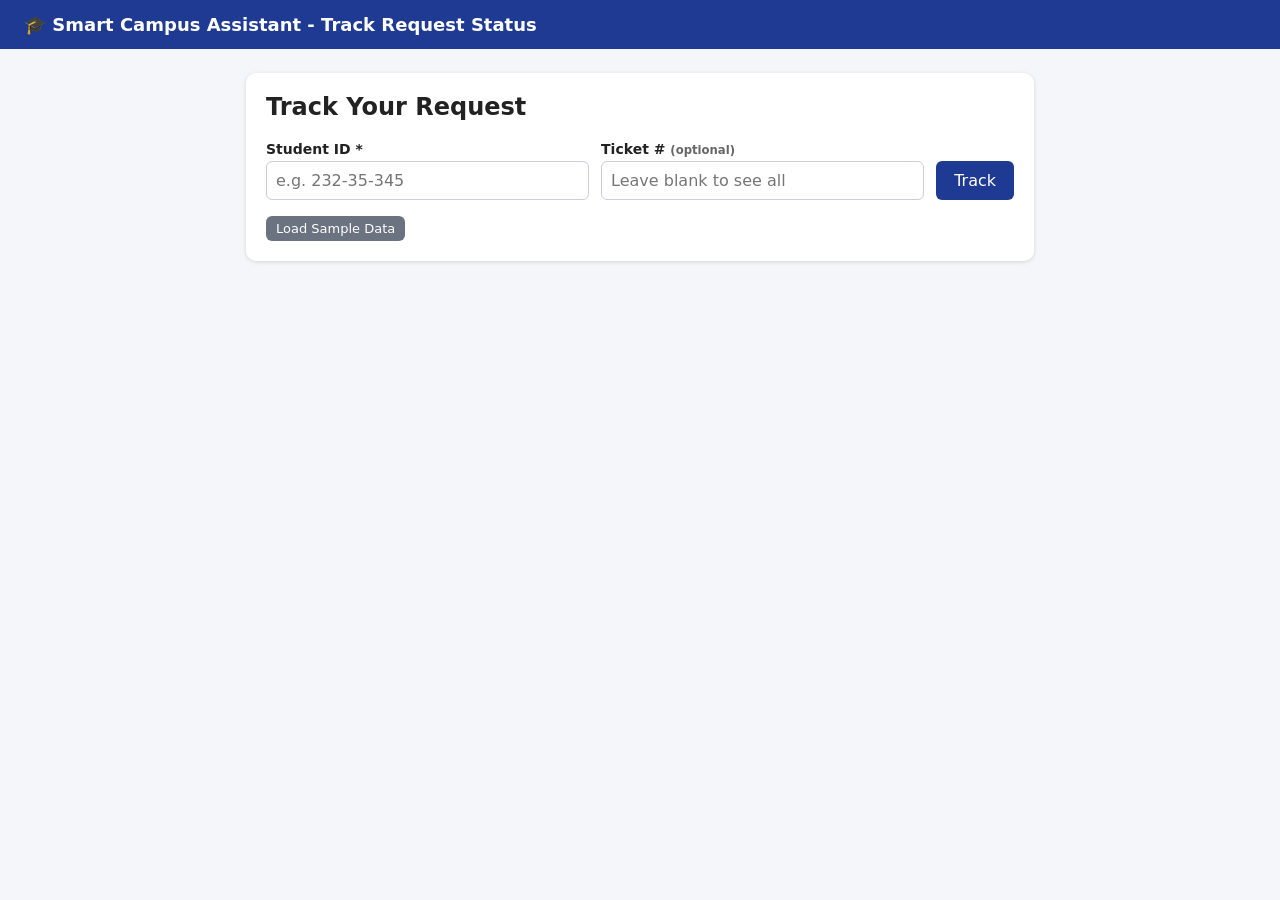
<file: TrackRequestStatus.html>
<!DOCTYPE html>
<html lang="en">
<head>
<meta charset="UTF-8">
<meta name="viewport" content="width=device-width, initial-scale=1">
<title>Smart Campus - Track Request Status</title>
<style>
  *{box-sizing:border-box}
  body{font-family:system-ui,Arial,sans-serif;margin:0;background:#f4f6fa;color:#222}
  nav{background:#1f3a93;padding:14px 24px;color:#fff;font-weight:700;font-size:18px}
  main{max-width:820px;margin:24px auto;padding:0 16px}
  .card{background:#fff;border-radius:10px;padding:20px;box-shadow:0 1px 4px #0002;margin-bottom:16px}
  h2,h3{margin-top:0}
  label{display:block;font-weight:600;font-size:14px}
  input,select{width:100%;padding:9px;margin-top:4px;border:1px solid #ccd;border-radius:6px;font:inherit}
  .row{display:grid;grid-template-columns:1fr 1fr auto;gap:12px;align-items:end}
  .btn{background:#1f3a93;color:#fff;border:0;padding:10px 18px;border-radius:6px;cursor:pointer;font:inherit}
  .btn.sec{background:#6b7280}.btn.sm{padding:5px 10px;font-size:13px}
  .alert{background:#fdecea;border-left:4px solid #c0392b;padding:10px 14px;border-radius:4px;margin-bottom:14px}
  .badge{padding:3px 10px;border-radius:12px;font-size:12px;color:#fff;white-space:nowrap}
  .b-Pending{background:#e69500}.b-In-Progress{background:#2a7de1}.b-Resolved{background:#2e9e4f}.b-Rejected{background:#c0392b}
  .p-Urgent{color:#c0392b;font-weight:700}.p-High{color:#e67e22;font-weight:700}
  .head{display:flex;justify-content:space-between;align-items:start;gap:10px;flex-wrap:wrap}
  /* stepper */
  .stepper{display:flex;margin:24px 0 8px}
  .step{flex:1;text-align:center;position:relative;font-size:13px;color:#888}
  .step::before{content:"";position:absolute;top:15px;left:-50%;width:100%;height:4px;background:#d9dde8;z-index:0}
  .step:first-child::before{display:none}
  .dot{width:34px;height:34px;border-radius:50%;background:#d9dde8;color:#fff;margin:0 auto 6px;display:flex;align-items:center;justify-content:center;font-weight:700;position:relative;z-index:1}
  .step.done{color:#222}.step.done .dot{background:#2e9e4f}.step.done::before{background:#2e9e4f}
  .step.current .dot{background:#2a7de1;box-shadow:0 0 0 5px #2a7de133}.step.current{color:#222;font-weight:700}
  .step.current::before{background:#2e9e4f}
  .step.rejected .dot{background:#c0392b;box-shadow:0 0 0 5px #c0392b33}.step.rejected{color:#c0392b;font-weight:700}
  .step.rejected::before{background:#2e9e4f}
  /* timeline */
  .timeline{border-left:3px solid #d9dde8;margin:10px 0 0 8px;padding-left:18px}
  .tl{position:relative;margin-bottom:16px}
  .tl::before{content:"";position:absolute;left:-26px;top:4px;width:12px;height:12px;border-radius:50%;background:#1f3a93}
  .tl small{color:#666;display:block}
  .kv{display:grid;grid-template-columns:130px 1fr;gap:6px;font-size:14px;margin:14px 0}
  .kv span:nth-child(odd){font-weight:600;color:#555}
  .desc{background:#f4f6fa;padding:12px;border-radius:8px;white-space:pre-wrap;font-size:14px}
  .list-item{display:flex;justify-content:space-between;align-items:center;gap:10px;padding:12px;border-bottom:1px solid #e3e6ee;cursor:pointer}
  .list-item:hover{background:#f6f8fd}
  details{margin-top:18px;font-size:14px} summary{cursor:pointer;color:#555}
  .hidden{display:none}
  small{color:#666}
  @media(max-width:600px){.row{grid-template-columns:1fr}.step{font-size:11px}}
</style>
</head>
<body>
<nav>🎓 Smart Campus Assistant - Track Request Status</nav>

<main>
  <div class="card">
    <h2>Track Your Request</h2>
    <form id="trackForm" class="row">
      <div><label>Student ID *</label><input id="sid" required placeholder="e.g. 232-35-345"></div>
      <div><label>Ticket # <small>(optional)</small></label><input id="tid" type="number" min="1" placeholder="Leave blank to see all"></div>
      <button class="btn" type="submit">Track</button>
    </form>
    <p style="margin-bottom:0"><button class="btn sec sm" onclick="addSamples()">Load Sample Data</button></p>
  </div>

  <div id="error"></div>
  <div id="list"></div>
  <div id="detail"></div>
</main>

<script>
/* ---------- Config ---------- */
const REQ_KEY = "campus_requests";       // shared with other features
const FLOW = ["Pending","In Progress","Resolved"];   // normal progress path
const STATUSES = ["Pending","In Progress","Resolved","Rejected"];

/* ---------- Helpers ---------- */
const $ = id => document.getElementById(id);
const read = () => { try { return JSON.parse(localStorage.getItem(REQ_KEY)) || []; } catch { return []; } };
const write = d => localStorage.setItem(REQ_KEY, JSON.stringify(d));
const esc = s => String(s ?? "").replace(/[&<>"']/g, c => ({"&":"&amp;","<":"&lt;",">":"&gt;",'"':"&quot;","'":"&#39;"}[c]));
const now = () => new Date().toLocaleString();
const badge = s => `<span class="badge b-${String(s).replace(" ","-")}">${esc(s)}</span>`;

let current = { sid: "", tid: null };

/* ---------- History (uses r.history when present, else derives it) ---------- */
function historyOf(r) {
  if (Array.isArray(r.history) && r.history.length) return r.history;
  const h = [{ status: "Pending", note: "Request submitted.", at: r.created_at }];
  if (r.status !== "Pending") h.push({ status: r.status, note: r.remarks || "Status updated.", at: r.updated_at });
  return h;
}

/* ---------- Render ---------- */
function stepper(r) {
  const rejected = r.status === "Rejected";
  const idx = rejected ? 1 : FLOW.indexOf(r.status);
  const steps = rejected ? ["Pending", "Rejected"] : FLOW;
  const labels = { "Pending": "Submitted / Pending", "In Progress": "In Progress", "Resolved": "Resolved", "Rejected": "Rejected" };
  return `<div class="stepper">${steps.map((s, i) => {
    let cls = "";
    if (rejected && s === "Rejected") cls = "rejected";
    else if (i < idx) cls = "done";
    else if (i === idx) cls = (r.status === "Resolved") ? "done" : "current";
    const icon = cls === "done" ? "✓" : (cls === "rejected" ? "✕" : i + 1);
    return `<div class="step ${cls}"><div class="dot">${icon}</div>${labels[s]}</div>`;
  }).join("")}</div>`;
}

function renderDetail(id) {
  const r = read().find(x => x.id === id && x.student_id === current.sid);
  if (!r) { $("detail").innerHTML = ""; return; }
  current.tid = id;
  const hist = historyOf(r).slice().reverse();
  $("detail").innerHTML = `
  <div class="card">
    <div class="head">
      <div><h2 style="margin-bottom:4px">#${r.id} - ${esc(r.title)}</h2>
        <small>${esc(r.category) || "Uncategorized"} | <span class="p-${r.priority}">${esc(r.priority)}</span> priority</small></div>
      ${badge(r.status)}
    </div>
    ${stepper(r)}
    <div class="kv">
      <span>Location</span><span>${esc(r.location) || "-"}</span>
      <span>Submitted</span><span>${esc(r.created_at)}</span>
      <span>Last updated</span><span>${esc(r.updated_at)}</span>
    </div>
    <b>Description</b><div class="desc">${esc(r.description)}</div>
    <br><b>Latest authority remarks</b><div class="desc">${esc(r.remarks) || "No remarks yet."}</div>
    <h3 style="margin-top:22px">Status History</h3>
    <div class="timeline">${hist.map(h => `
      <div class="tl">${badge(h.status)} <small>${esc(h.at)}</small>${esc(h.note)}</div>`).join("")}</div>

    <details>
      <summary>Demo only: simulate an authority update</summary>
      <div class="row" style="margin-top:10px;grid-template-columns:1fr 2fr auto">
        <div><label>New status</label><select id="d_status">${STATUSES.map(s => `<option ${s === r.status ? "selected" : ""}>${s}</option>`).join("")}</select></div>
        <div><label>Remarks</label><input id="d_note" placeholder="Remark for student"></div>
        <button class="btn" onclick="simulate(${r.id})">Apply</button>
      </div>
    </details>
    <p><button class="btn sec sm" onclick="refresh()">Refresh</button></p>
  </div>`;
}

function renderList(rows) {
  $("list").innerHTML = `<div class="card"><h3>Your Requests (${rows.length})</h3>` +
    rows.map(r => `<div class="list-item" onclick="renderDetail(${r.id})">
      <div><b>#${r.id} ${esc(r.title)}</b><br><small>${esc(r.category) || "Uncategorized"} | ${esc(r.created_at)}</small></div>
      ${badge(r.status)}</div>`).join("") + `</div>`;
}

/* ---------- Actions ---------- */
$("trackForm").addEventListener("submit", e => {
  e.preventDefault();
  current.sid = $("sid").value.trim();
  const tid = $("tid").value.trim();
  $("error").innerHTML = ""; $("list").innerHTML = ""; $("detail").innerHTML = "";

  const mine = read().filter(r => r.student_id === current.sid).sort((a, b) => b.id - a.id);
  if (!mine.length) return fail("No requests found for this Student ID.");

  if (tid) {
    const r = mine.find(x => x.id === +tid);
    if (!r) return fail(`Ticket #${esc(tid)} was not found for this Student ID.`);
    renderDetail(r.id);
  } else {
    renderList(mine);
    if (mine.length === 1) renderDetail(mine[0].id);
  }
});

function fail(msg) { $("error").innerHTML = `<div class="alert">${msg}</div>`; }

function refresh() {
  if (!current.sid) return;
  const mine = read().filter(r => r.student_id === current.sid).sort((a, b) => b.id - a.id);
  if ($("list").innerHTML) renderList(mine);
  if (current.tid) renderDetail(current.tid);
}

function simulate(id) {
  const data = read(), r = data.find(x => x.id === id);
  if (!r) return;
  const status = $("d_status").value, note = $("d_note").value.trim();
  r.history = historyOf(r).slice();
  r.history.push({ status, note: note || "Status updated.", at: now() });
  r.status = status; r.remarks = note || r.remarks; r.updated_at = now();
  write(data);
  refresh();
}

function addSamples() {
  const data = read();
  let id = data.length ? Math.max(...data.map(r => r.id)) : 0;
  const day = n => new Date(Date.now() - n * 86400000).toLocaleString();
  const S = [
    { title: "WiFi not working in library", description: "Cannot connect to the internet.", category: "IT", priority: "High", status: "In Progress",
      history: [{status:"Pending",note:"Request submitted.",at:day(3)},{status:"In Progress",note:"Assigned to IT team.",at:day(1)}], remarks: "Assigned to IT team." },
    { title: "Lost wallet", description: "Black wallet with ID card.", category: "Lost & Found", priority: "Medium", status: "Resolved",
      history: [{status:"Pending",note:"Request submitted.",at:day(5)},{status:"In Progress",note:"Checking with security.",at:day(4)},{status:"Resolved",note:"Wallet found, collect from office.",at:day(2)}], remarks: "Wallet found, collect from office." },
    { title: "Request for new club room", description: "Robotics club needs a space.", category: "Administrative", priority: "Low", status: "Rejected",
      history: [{status:"Pending",note:"Request submitted.",at:day(6)},{status:"Rejected",note:"No rooms available this semester.",at:day(3)}], remarks: "No rooms available this semester." }
  ];
  S.forEach(s => data.push({ id: ++id, student_id: "232-35-345", student_name: "Pranto", email: "", location: "Main Campus",
    created_at: s.history[0].at, updated_at: s.history[s.history.length - 1].at, ...s }));
  write(data);
  $("sid").value = "232-35-345";
  $("trackForm").requestSubmit();
}

window.addEventListener("storage", refresh);   // live-update when another tab changes data
</script>
</body>
</html>
</file>
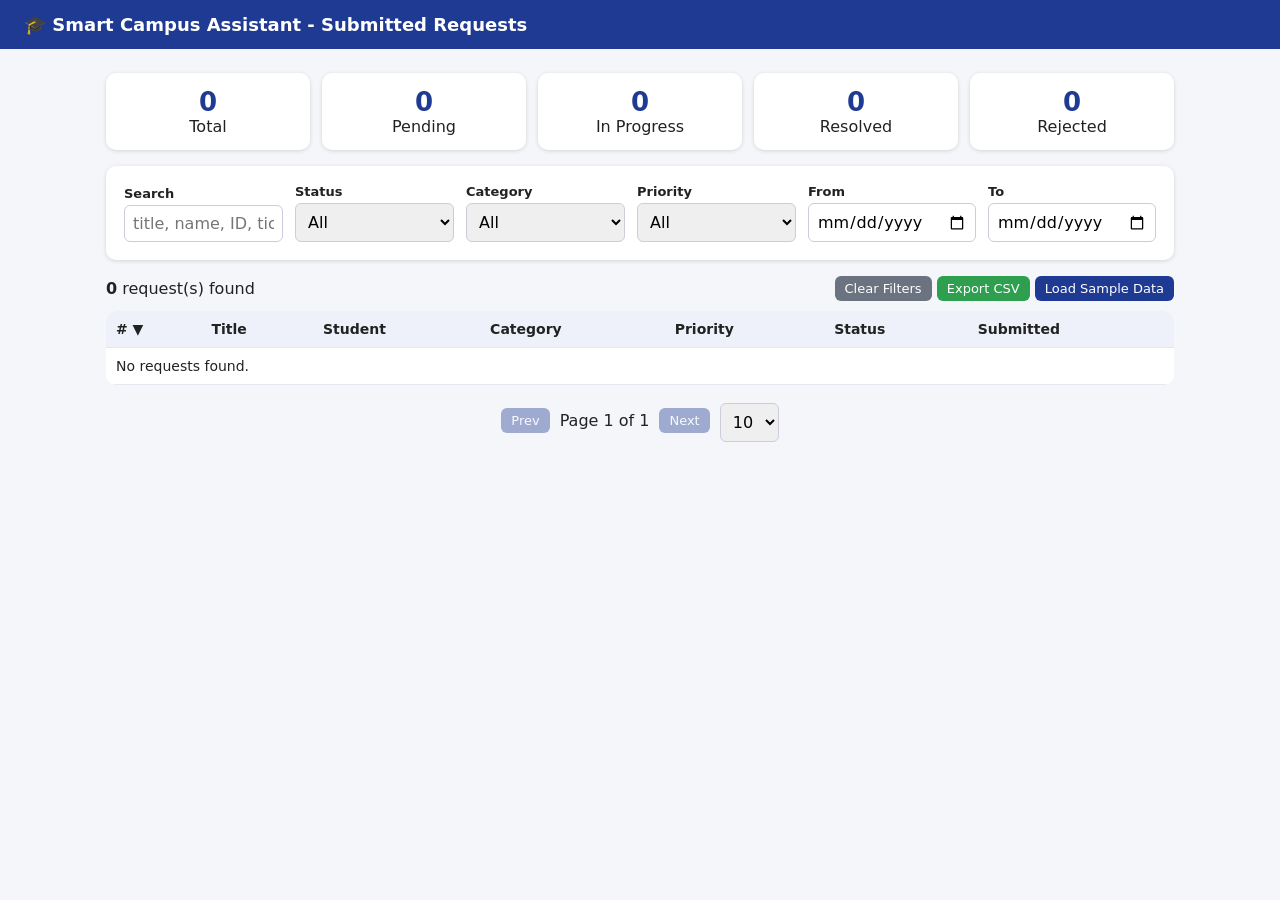
<file: ViewRequest.html>
<!DOCTYPE html>
<html lang="en">
<head>
<meta charset="UTF-8">
<meta name="viewport" content="width=device-width, initial-scale=1">
<title>Smart Campus - View Submitted Requests</title>
<style>
  *{box-sizing:border-box}
  body{font-family:system-ui,Arial,sans-serif;margin:0;background:#f4f6fa;color:#222}
  nav{background:#1f3a93;padding:14px 24px;color:#fff;font-weight:700;font-size:18px}
  main{max-width:1100px;margin:24px auto;padding:0 16px}
  .card{background:#fff;border-radius:10px;padding:18px;box-shadow:0 1px 4px #0002;margin-bottom:16px}
  label{display:block;font-weight:600;font-size:13px}
  input,select{width:100%;padding:8px;margin-top:4px;border:1px solid #ccd;border-radius:6px;font:inherit}
  .filters{display:grid;grid-template-columns:repeat(6,1fr);gap:12px;align-items:end}
  .btn{background:#1f3a93;color:#fff;border:0;padding:9px 14px;border-radius:6px;cursor:pointer;font:inherit}
  .btn.sec{background:#6b7280}.btn.grn{background:#2e9e4f}.btn.sm{padding:5px 10px;font-size:13px}
  .btn:disabled{opacity:.4;cursor:default}
  .stats{display:grid;grid-template-columns:repeat(5,1fr);gap:12px;margin-bottom:16px}
  .stats div{background:#fff;padding:14px;border-radius:10px;text-align:center;box-shadow:0 1px 4px #0002;cursor:pointer}
  .stats b{font-size:26px;display:block;color:#1f3a93}
  .wrap{overflow-x:auto}
  table{width:100%;border-collapse:collapse;background:#fff;border-radius:10px;overflow:hidden}
  th,td{padding:10px;border-bottom:1px solid #e3e6ee;text-align:left;font-size:14px;vertical-align:top}
  th{background:#eef1f9;cursor:pointer;white-space:nowrap;user-select:none}
  tr.clickable:hover{background:#f6f8fd}
  .badge{padding:3px 10px;border-radius:12px;font-size:12px;color:#fff;white-space:nowrap}
  .b-Pending{background:#e69500}.b-In-Progress{background:#2a7de1}.b-Resolved{background:#2e9e4f}.b-Rejected{background:#c0392b}
  .p-Urgent{color:#c0392b;font-weight:700}.p-High{color:#e67e22;font-weight:700}
  .pager{display:flex;gap:10px;align-items:center;justify-content:center;margin-top:14px}
  .bar{display:flex;gap:10px;justify-content:space-between;align-items:center;margin-bottom:10px;flex-wrap:wrap}
  small{color:#666}
  /* modal */
  .overlay{position:fixed;inset:0;background:#0006;display:flex;align-items:center;justify-content:center;padding:16px}
  .modal{background:#fff;border-radius:12px;max-width:640px;width:100%;max-height:90vh;overflow:auto;padding:24px}
  .modal h2{margin-top:0}
  .kv{display:grid;grid-template-columns:140px 1fr;gap:8px;margin:12px 0;font-size:14px}
  .kv span:nth-child(odd){font-weight:600;color:#555}
  .desc{background:#f4f6fa;padding:12px;border-radius:8px;white-space:pre-wrap;font-size:14px}
  .hidden{display:none}
  @media(max-width:800px){.filters{grid-template-columns:1fr 1fr}.stats{grid-template-columns:1fr 1fr}}
</style>
</head>
<body>
<nav>🎓 Smart Campus Assistant - Submitted Requests</nav>

<main>
  <div class="stats" id="stats"></div>

  <div class="card filters">
    <div><label>Search</label><input id="f_q" placeholder="title, name, ID, ticket #"></div>
    <div><label>Status</label><select id="f_status"></select></div>
    <div><label>Category</label><select id="f_cat"></select></div>
    <div><label>Priority</label><select id="f_pri"></select></div>
    <div><label>From</label><input type="date" id="f_from"></div>
    <div><label>To</label><input type="date" id="f_to"></div>
  </div>

  <div class="bar">
    <span id="count"></span>
    <span>
      <button class="btn sec sm" onclick="clearFilters()">Clear Filters</button>
      <button class="btn grn sm" onclick="exportCSV()">Export CSV</button>
      <button class="btn sm" onclick="addSamples()">Load Sample Data</button>
    </span>
  </div>

  <div class="wrap" id="table"></div>
  <div class="pager">
    <button class="btn sm" id="prev">Prev</button>
    <span id="pageInfo"></span>
    <button class="btn sm" id="next">Next</button>
    <select id="pageSize" style="width:auto">
      <option>10</option><option>25</option><option>50</option>
    </select>
  </div>
</main>

<div id="overlay" class="overlay hidden" onclick="if(event.target===this)closeModal()">
  <div class="modal" id="modal"></div>
</div>

<script>
/* ---------- Config ---------- */
const REQ_KEY = "campus_requests";      // shared with other features
const CAT_KEY = "campus_categories";
const STATUSES = ["Pending","In Progress","Resolved","Rejected"];
const PRIORITIES = ["Low","Medium","High","Urgent"];
const PRI_ORDER = {Urgent:0, High:1, Medium:2, Low:3};
const DEFAULT_CATS = ["Classroom Issue","Academic Support","Lost Belongings","Maintenance Problem","Administrative Service"];

/* ---------- Helpers ---------- */
const $ = id => document.getElementById(id);
const read = (k, d) => { try { return JSON.parse(localStorage.getItem(k)) || d; } catch { return d; } };
const getReqs = () => read(REQ_KEY, []);
const esc = s => String(s ?? "").replace(/[&<>"']/g, c => ({"&":"&amp;","<":"&lt;",">":"&gt;",'"':"&quot;","'":"&#39;"}[c]));
const badge = s => `<span class="badge b-${String(s).replace(" ","-")}">${esc(s)}</span>`;
const fillSel = (el, arr) => el.innerHTML = `<option value="">All</option>` + arr.map(x => `<option>${esc(x)}</option>`).join("");
const dateOnly = r => {                     // ISO date from the created_at string
  const d = new Date(r.created_at);
  return isNaN(d) ? "" : d.toISOString().slice(0, 10);
};

function categoryList() {
  const stored = read(CAT_KEY, null);
  const names = stored ? stored.map(c => c.name) : DEFAULT_CATS;
  getReqs().forEach(r => { if (r.category && !names.includes(r.category)) names.push(r.category); });
  return names;
}

/* ---------- State ---------- */
let sortKey = "id", sortDir = -1, page = 1;

/* ---------- Filtering / sorting ---------- */
function filtered() {
  const q = $("f_q").value.trim().toLowerCase();
  const st = $("f_status").value, ct = $("f_cat").value, pr = $("f_pri").value;
  const from = $("f_from").value, to = $("f_to").value;

  const rows = getReqs().filter(r => {
    if (st && r.status !== st) return false;
    if (ct && r.category !== ct) return false;
    if (pr && r.priority !== pr) return false;
    const d = dateOnly(r);
    if (from && d && d < from) return false;
    if (to && d && d > to) return false;
    if (q && ![r.title, r.description, r.student_name, r.student_id, String(r.id)]
          .some(x => String(x ?? "").toLowerCase().includes(q))) return false;
    return true;
  });

  rows.sort((a, b) => {
    let x = a[sortKey], y = b[sortKey];
    if (sortKey === "priority") { x = PRI_ORDER[x]; y = PRI_ORDER[y]; }
    if (sortKey === "created_at") { x = new Date(x); y = new Date(y); }
    if (x < y) return -1 * sortDir;
    if (x > y) return 1 * sortDir;
    return 0;
  });
  return rows;
}

/* ---------- Render ---------- */
function renderStats() {
  const all = getReqs();
  $("stats").innerHTML =
    `<div onclick="quick('')"><b>${all.length}</b>Total</div>` +
    STATUSES.map(s => `<div onclick="quick('${s}')"><b>${all.filter(r => r.status === s).length}</b>${s}</div>`).join("");
}

function render() {
  renderStats();
  const rows = filtered();
  const size = +$("pageSize").value;
  const pages = Math.max(1, Math.ceil(rows.length / size));
  if (page > pages) page = pages;
  const slice = rows.slice((page - 1) * size, page * size);

  $("count").innerHTML = `<b>${rows.length}</b> request(s) found`;
  $("pageInfo").textContent = `Page ${page} of ${pages}`;
  $("prev").disabled = page <= 1;
  $("next").disabled = page >= pages;

  const arrow = k => sortKey === k ? (sortDir === 1 ? " ▲" : " ▼") : "";
  const th = (k, label) => `<th onclick="sortBy('${k}')">${label}${arrow(k)}</th>`;

  $("table").innerHTML = `<table><tr>
      ${th("id","#")}${th("title","Title")}${th("student_name","Student")}${th("category","Category")}
      ${th("priority","Priority")}${th("status","Status")}${th("created_at","Submitted")}
    </tr>
    ${slice.map(r => `<tr class="clickable" onclick="openModal(${r.id})">
      <td>${r.id}</td>
      <td><b>${esc(r.title)}</b><br><small>${esc(r.location) || ""}</small></td>
      <td>${esc(r.student_name)}<br><small>${esc(r.student_id)}</small></td>
      <td>${esc(r.category) || "<small>Uncategorized</small>"}</td>
      <td class="p-${r.priority}">${esc(r.priority)}</td>
      <td>${badge(r.status)}</td>
      <td><small>${esc(r.created_at)}</small></td>
    </tr>`).join("") || `<tr><td colspan="7">No requests found.</td></tr>`}
  </table>`;
}

/* ---------- Actions ---------- */
function sortBy(k) { sortDir = sortKey === k ? -sortDir : 1; sortKey = k; render(); }
function quick(s) { $("f_status").value = s; page = 1; render(); }

function clearFilters() {
  ["f_q","f_status","f_cat","f_pri","f_from","f_to"].forEach(i => $(i).value = "");
  page = 1; render();
}

function openModal(id) {
  const r = getReqs().find(x => x.id === id);
  if (!r) return;
  $("modal").innerHTML = `
    <h2>#${r.id} - ${esc(r.title)}</h2>
    ${badge(r.status)}
    <div class="kv">
      <span>Student</span><span>${esc(r.student_name)} (${esc(r.student_id)})</span>
      <span>Email</span><span>${esc(r.email) || "-"}</span>
      <span>Category</span><span>${esc(r.category) || "Uncategorized"}</span>
      <span>Priority</span><span class="p-${r.priority}">${esc(r.priority)}</span>
      <span>Location</span><span>${esc(r.location) || "-"}</span>
      <span>Submitted</span><span>${esc(r.created_at)}</span>
      <span>Last updated</span><span>${esc(r.updated_at)}</span>
    </div>
    <b>Description</b><div class="desc">${esc(r.description)}</div>
    <br><b>Admin remarks</b><div class="desc">${esc(r.remarks) || "No remarks yet."}</div>
    <br><button class="btn" onclick="closeModal()">Close</button>`;
  $("overlay").classList.remove("hidden");
}
function closeModal() { $("overlay").classList.add("hidden"); }
document.addEventListener("keydown", e => { if (e.key === "Escape") closeModal(); });

function exportCSV() {
  const rows = filtered();
  if (!rows.length) return alert("Nothing to export.");
  const cols = ["id","student_id","student_name","email","category","priority","status","location","title","description","remarks","created_at","updated_at"];
  const cell = v => `"${String(v ?? "").replace(/"/g, '""')}"`;
  const csv = [cols.join(","), ...rows.map(r => cols.map(c => cell(r[c])).join(","))].join("\n");
  const a = document.createElement("a");
  a.href = URL.createObjectURL(new Blob([csv], {type: "text/csv"}));
  a.download = "requests.csv";
  a.click();
}

function addSamples() {
  const S = [
    ["WiFi not working in library","Cannot connect to the internet.","Maintenance Problem","High","Pending"],
    ["Projector broken in room 502","Projector does not turn on.","Classroom Issue","Medium","In Progress"],
    ["Lost wallet","Black wallet with ID card.","Lost Belongings","Low","Resolved"],
    ["Need official transcript","Requesting transcript, fee paid.","Administrative Service","Medium","Pending"],
    ["Midterm result missing","Marks are not on the portal.","Academic Support","Urgent","Pending"],
    ["Water leak in washroom","3rd floor pipe is leaking.","Maintenance Problem","Urgent","In Progress"]
  ];
  const data = getReqs();
  let id = data.length ? Math.max(...data.map(r => r.id)) : 0;
  S.forEach(([title, description, category, priority, status], i) => data.push({
    id: ++id, student_id: "232-35-" + (300 + i), student_name: "Sample Student " + (i + 1),
    email: "student" + i + "@diu.edu.bd", title, description, category, priority, status,
    location: "Building " + (i + 1), remarks: status === "Resolved" ? "Found and returned." : "",
    created_at: new Date(Date.now() - i * 86400000).toLocaleString(), updated_at: new Date().toLocaleString()
  }));
  localStorage.setItem(REQ_KEY, JSON.stringify(data));
  init();
}

/* ---------- Init ---------- */
function init() {
  const keep = ["f_status","f_cat","f_pri"].map(i => $(i).value);
  fillSel($("f_status"), STATUSES);
  fillSel($("f_cat"), categoryList());
  fillSel($("f_pri"), PRIORITIES);
  ["f_status","f_cat","f_pri"].forEach((i, n) => $(i).value = keep[n]);
  render();
}

["f_q","f_status","f_cat","f_pri","f_from","f_to","pageSize"].forEach(i =>
  $(i).addEventListener("input", () => { page = 1; render(); }));
$("prev").onclick = () => { page--; render(); };
$("next").onclick = () => { page++; render(); };
window.addEventListener("storage", init);   // live-sync when another tab changes data

init();
</script>
</body>
</html>
</file>
<file: style.css>
* {
    margin: 0;
    padding: 0;
    box-sizing: border-box;
}

body {
    font-family: Arial, sans-serif;
    background: #f4f7fb;
    color: #263248;
    line-height: 1.6;
}

.container {
    width: 90%;
    max-width: 1200px;
    margin: auto;
}

.header {
    background: #102a43;
    color: white;
    padding: 16px 0;
}

.nav {
    display: flex;
    justify-content: space-between;
    align-items: center;
    gap: 20px;
    flex-wrap: wrap;
}

.logo {
    font-size: 23px;
    font-weight: bold;
    color: white;
    text-decoration: none;
}

nav {
    display: flex;
    align-items: center;
    gap: 18px;
    flex-wrap: wrap;
}

nav a {
    color: white;
    text-decoration: none;
    font-size: 14px;
}

nav a:hover {
    color: #38bdf8;
}

.page {
    display: none;
    min-height: 70vh;
    padding: 40px 0;
}

.page.active {
    display: block;
}

.hero {
    background: linear-gradient(120deg, #102a43, #176b87);
    color: white;
    padding: 85px 55px;
    border-radius: 16px;
    margin-top: 20px;
}

.hero h1 {
    font-size: 42px;
    line-height: 1.2;
    max-width: 650px;
    margin: 15px 0;
}

.hero h1 span {
    color: #7dd3fc;
}

.hero p {
    max-width: 600px;
    margin-bottom: 25px;
    color: #e0f2fe;
}

.tag {
    color: #7dd3fc;
    font-weight: bold;
    letter-spacing: 2px;
}

.btn {
    display: inline-block;
    background: #087eaf;
    color: white;
    border: none;
    border-radius: 7px;
    padding: 12px 20px;
    text-decoration: none;
    cursor: pointer;
    font-size: 15px;
    margin: 5px 5px 5px 0;
}

.btn:hover {
    background: #075985;
}

.btn-outline {
    background: transparent;
    border: 1px solid white;
}

.btn-outline:hover {
    background: white;
    color: #102a43;
}

.btn-small {
    padding: 8px 14px;
}

.full {
    width: 100%;
    margin-top: 15px;
}

.section-title {
    margin: 30px 0 15px;
    font-size: 27px;
}

.feature-grid {
    display: grid;
    grid-template-columns: repeat(4, 1fr);
    gap: 20px;
    margin: 25px 0;
}

.feature-card {
    background: white;
    padding: 25px;
    border-radius: 12px;
    box-shadow: 0 4px 15px rgba(0,0,0,.06);
}

.feature-card h3 {
    margin-bottom: 10px;
    color: #087eaf;
}

.form-card {
    background: white;
    width: 100%;
    max-width: 480px;
    margin: 20px auto;
    padding: 30px;
    border-radius: 13px;
    box-shadow: 0 5px 25px rgba(0,0,0,.07);
}

.form-card.wide {
    max-width: 700px;
}

.form-card h2 {
    margin-bottom: 5px;
}

.muted {
    color: #718096;
    margin-bottom: 20px;
}

label {
    display: block;
    font-weight: bold;
    margin: 13px 0 6px;
}

input, select, textarea {
    width: 100%;
    padding: 12px;
    border: 1px solid #cbd5e0;
    border-radius: 7px;
    font-size: 15px;
    outline: none;
    background: white;
    color: #263248;
}

input:focus, select:focus, textarea:focus {
    border-color: #087eaf;
    box-shadow: 0 0 0 2px rgba(8,126,175,.12);
}

textarea {
    resize: vertical;
}

.form-footer {
    text-align: center;
    margin-top: 18px;
}

.form-footer a {
    color: #087eaf;
    font-weight: bold;
}

.demo-info {
    margin-top: 22px;
    background: #eaf5fb;
    padding: 13px;
    border-radius: 7px;
    font-size: 14px;
}

.notice {
    background: #fff3cd;
    padding: 15px;
    border-radius: 7px;
    margin: 20px 0;
}

.notice a {
    color: #087eaf;
    font-weight: bold;
}

.stats-grid {
    display: grid;
    grid-template-columns: repeat(4, 1fr);
    gap: 15px;
    margin: 25px 0;
}

.stat-card {
    background: white;
    border-radius: 10px;
    padding: 20px;
    text-align: center;
    box-shadow: 0 4px 15px rgba(0,0,0,.05);
}

.stat-card h3 {
    font-size: 30px;
    color: #087eaf;
}

.filter-area {
    display: grid;
    grid-template-columns: 2fr 1fr 1fr;
    gap: 12px;
    margin: 20px 0;
}

.table-wrapper {
    width: 100%;
    overflow-x: auto;
    background: white;
    border-radius: 10px;
    margin: 20px 0;
    box-shadow: 0 4px 15px rgba(0,0,0,.05);
}

table {
    width: 100%;
    min-width: 650px;
    border-collapse: collapse;
}

th, td {
    padding: 13px;
    border-bottom: 1px solid #e2e8f0;
    text-align: left;
    font-size: 14px;
}

th {
    background: #102a43;
    color: white;
}

tr:hover td {
    background: #f7fafc;
}

.status {
    display: inline-block;
    padding: 5px 9px;
    border-radius: 20px;
    font-size: 12px;
    font-weight: bold;
}

.status-pending {
    background: #fff3cd;
    color: #856404;
}

.status-in-progress {
    background: #dbeafe;
    color: #1d4ed8;
}

.status-resolved {
    background: #dcfce7;
    color: #166534;
}

.status-rejected {
    background: #fee2e2;
    color: #991b1b;
}

.status-select {
    min-width: 125px;
    padding: 8px;
}

.hidden {
    display: none !important;
}

.footer {
    background: #102a43;
    color: white;
    text-align: center;
    padding: 20px;
    margin-top: 30px;
}

@media (max-width: 900px) {
    .feature-grid {
        grid-template-columns: repeat(2, 1fr);
    }

    .stats-grid {
        grid-template-columns: repeat(2, 1fr);
    }
}

@media (max-width: 650px) {
    .container {
        width: 92%;
    }

    .nav {
        flex-direction: column;
        align-items: flex-start;
    }

    nav {
        gap: 12px;
    }

    .hero {
        padding: 45px 22px;
    }

    .hero h1 {
        font-size: 30px;
    }

    .feature-grid {
        grid-template-columns: 1fr;
    }

    .stats-grid {
        grid-template-columns: repeat(2, 1fr);
    }

    .filter-area {
        grid-template-columns: 1fr;
    }

    .form-card {
        padding: 22px;
    }
}
</file>
